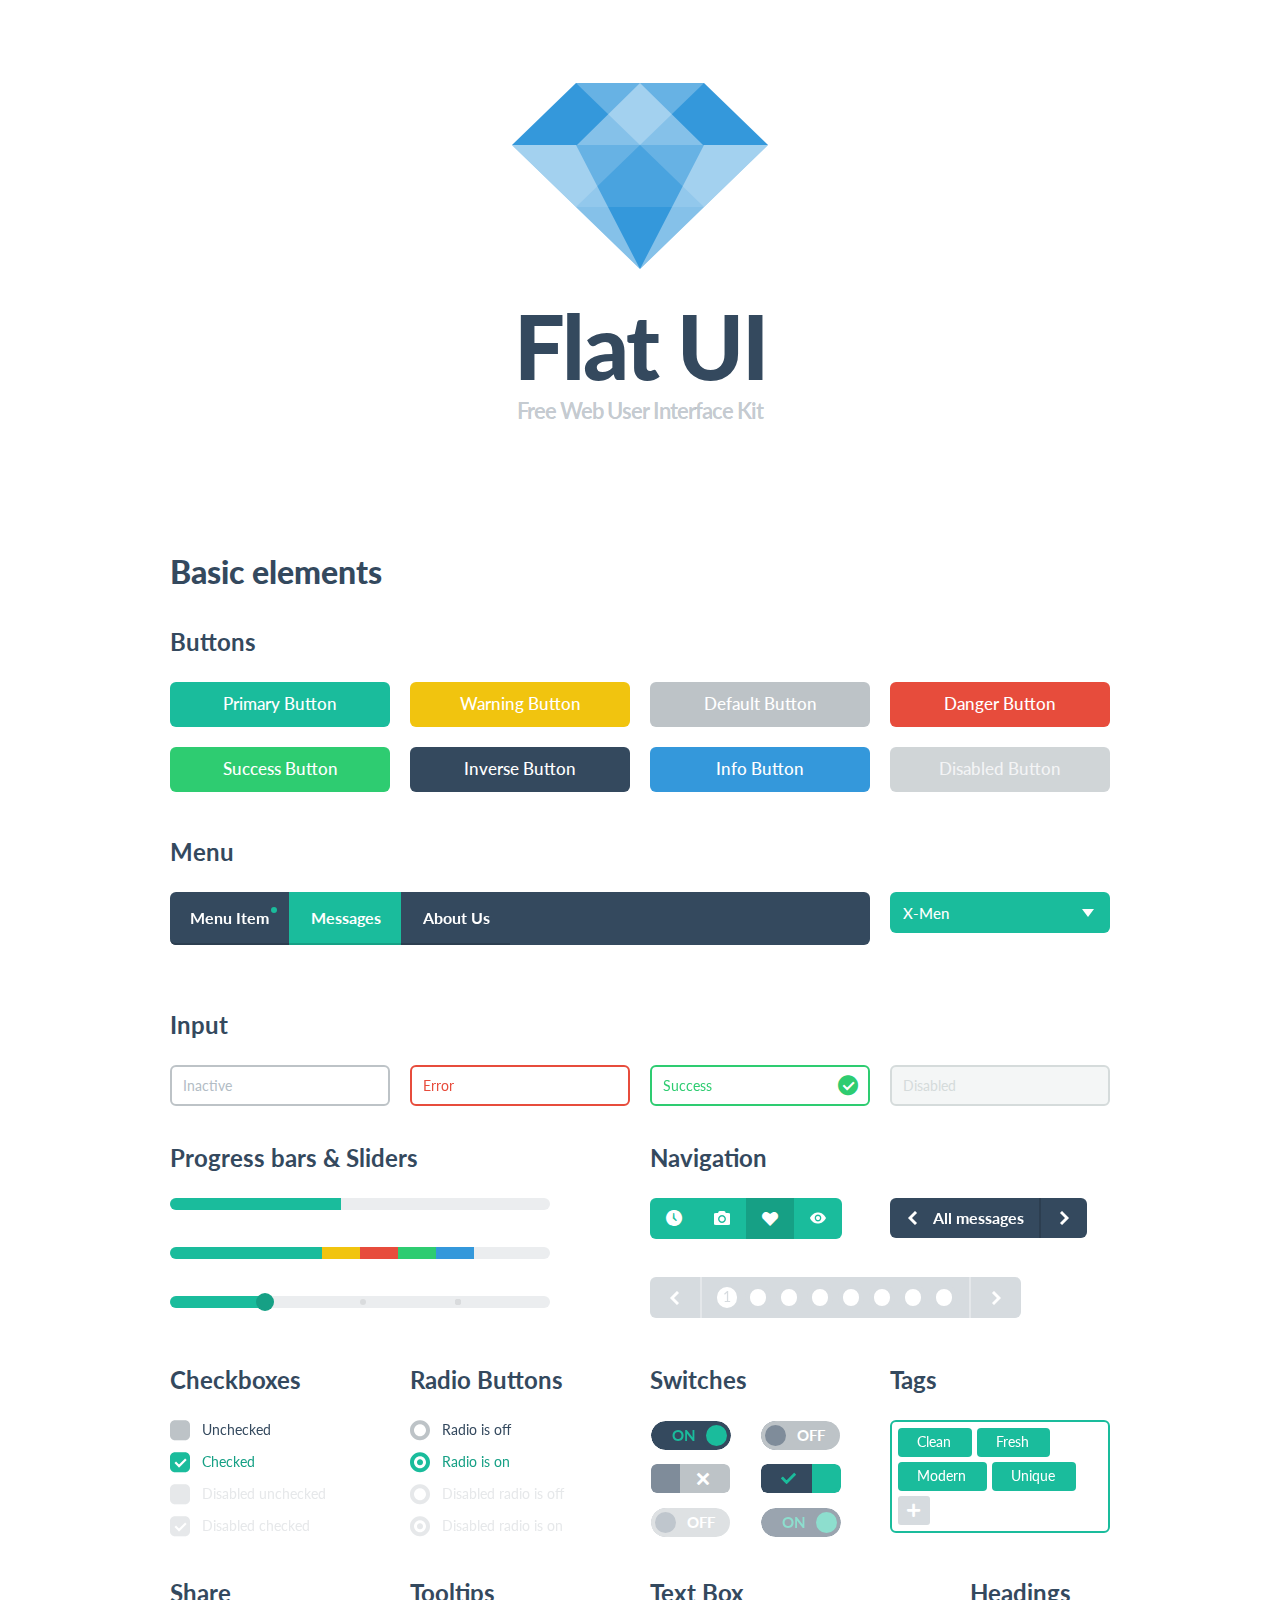
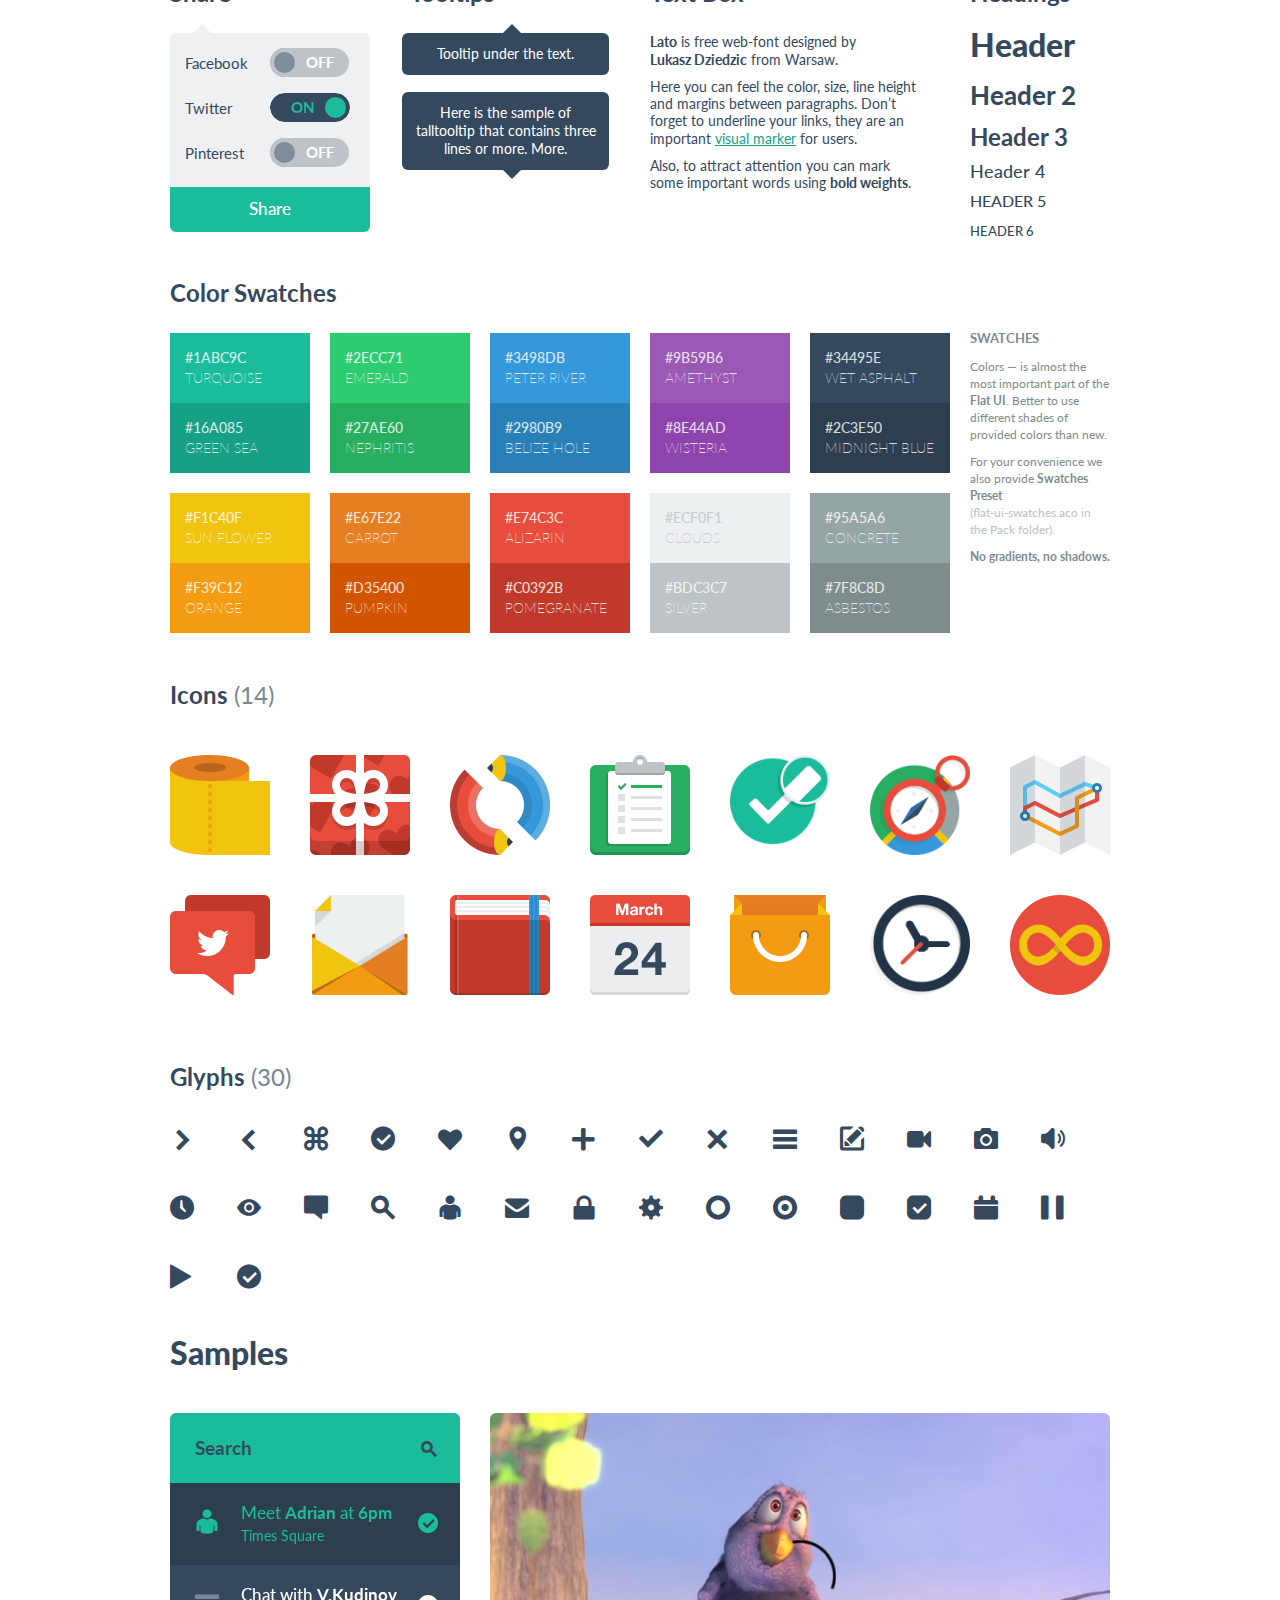
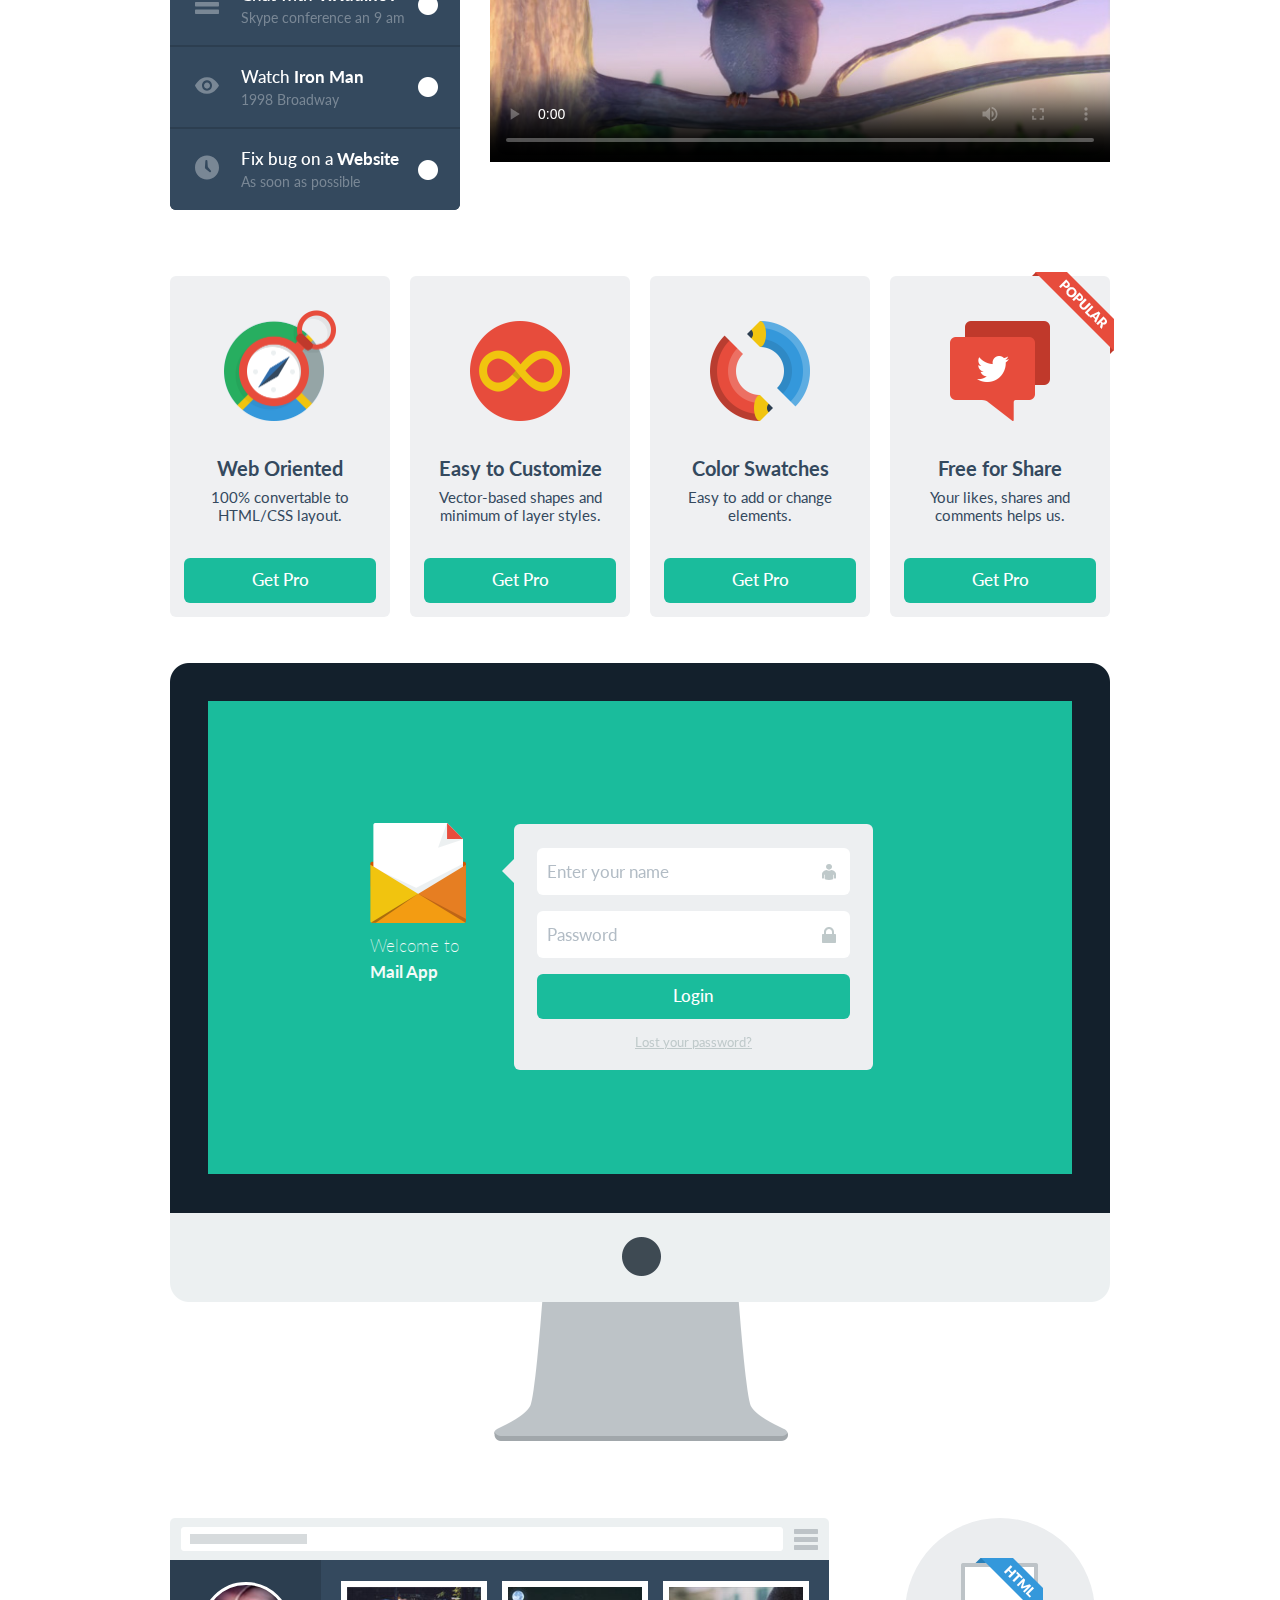
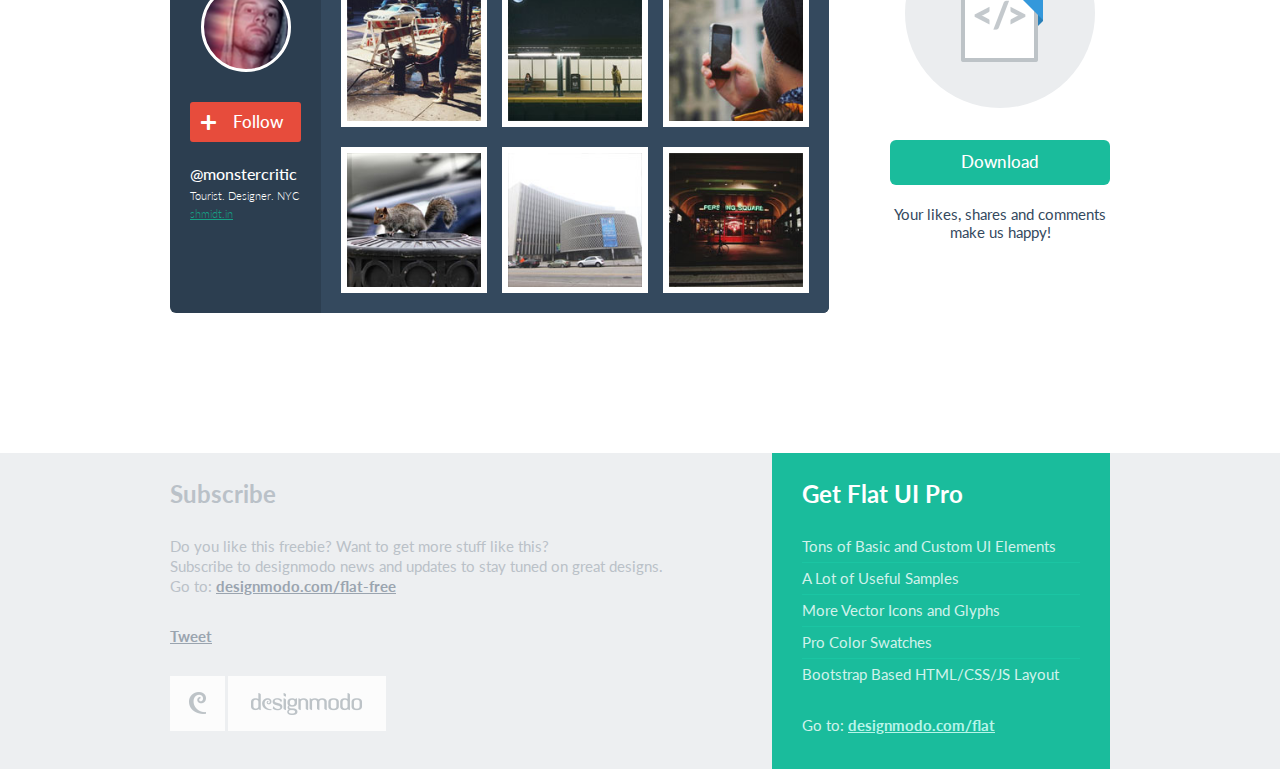
<file: static/external/index.html>
<!DOCTYPE html>
<html lang="en">
  <head>
    <meta charset="utf-8">
    <title>Flat UI Kit - HTML/PSD Design Framework</title>
    <meta name="viewport" content="width=device-width, initial-scale=1.0">

    <!-- Loading Bootstrap -->
    <link href="bootstrap/css/bootstrap.css" rel="stylesheet">

    <!-- Loading Flat UI -->
    <link href="css/flat-ui.css" rel="stylesheet">

    <link rel="shortcut icon" href="images/favicon.ico">

    <!-- HTML5 shim, for IE6-8 support of HTML5 elements. All other JS at the end of file. -->
    <!--[if lt IE 9]>
      <script src="js/html5shiv.js"></script>
    <![endif]-->
  </head>
  <body>
    <div class="container">
      <div class="demo-headline">
        <h1 class="demo-logo">
          <div class="logo"></div>
          Flat UI
          <small>Free Web User Interface Kit</small>
        </h1>
      </div> <!-- /demo-headline -->

      <h1>Basic elements</h1>
      <h3 class="demo-panel-title">Buttons</h3>

      <div class="row demo-row">
        <div class="span3">
          <a href="#fakelink" class="btn btn-large btn-block btn-primary">Primary Button</a>
        </div>
        <div class="span3">
          <a href="#fakelink" class="btn btn-large btn-block btn-warning">Warning Button</a>
        </div>
        <div class="span3">
          <a href="#fakelink" class="btn btn-block btn-large">Default Button</a>
        </div>
        <div class="span3">
          <a href="#fakelink" class="btn btn-large btn-block btn-danger">Danger Button</a>
        </div>
      </div> <!-- /row -->

      <div class="row demo-row">
        <div class="span3">
          <a href="#fakelink" class="btn btn-large btn-block btn-success">Success Button</a>
        </div>
        <div class="span3">
          <a href="#fakelink" class="btn btn-large btn-block btn-inverse">Inverse Button</a>
        </div>
        <div class="span3">
          <a href="#fakelink" class="btn btn-large btn-block btn-info">Info Button</a>
        </div>
        <div class="span3">
          <a href="#fakelink" class="btn btn-large btn-block disabled">Disabled Button</a>
        </div>
      </div> <!-- /row -->

      <h3 class="demo-panel-title">Menu</h3>
      <div class="row demo-row">
        <div class="span9">
          <div class="navbar navbar-inverse">
            <div class="navbar-inner">
              <div class="container">
                <button type="button" class="btn btn-navbar" data-toggle="collapse" data-target="#nav-collapse-01"></button>
                <div class="nav-collapse collapse" id="nav-collapse-01">
                  <ul class="nav">
                    <li>
                      <a href="#fakelink">
                        Menu Item
                        <span class="navbar-unread">1</span>
                      </a>
                    </li>
                    <li class="active">
                      <a href="#fakelink">
                        Messages
                        <span class="navbar-unread">1</span>
                      </a>
                      <ul>
                        <li><a href="#fakelink">Element One</a></li>
                        <li>
                          <a href="#fakelink">Sub menu</a>
                          <ul>
                            <li><a href="#fakelink">Element One</a></li>
                            <li><a href="#fakelink">Element Two</a></li>
                            <li><a href="#fakelink">Element Three</a></li>
                          </ul> <!-- /Sub menu -->
                        </li>
                        <li><a href="#fakelink">Element Three</a></li>
                      </ul> <!-- /Sub menu -->
                    </li>
                    <li>
                      <a href="#fakelink">
                        About Us
                      </a>
                    </li>
                  </ul>
                </div><!--/.nav -->
              </div>
            </div>
          </div>
        </div>
        <div class="span3">
          <select name="herolist" value="X-Men" class="select-block span3">
            <option value="0">Choose hero</option>
            <option value="1">Spider Man</option>
            <option value="2">Wolverine</option>
            <option value="3">Captain America</option>
            <option value="X-Men" selected="selected">X-Men</option>
            <option value="Crocodile">Crocodile</option>
          </select>
        </div>
      </div> <!-- /row -->

      <h3 class="demo-panel-title">Input</h3>
      <div class="row">
        <div class="span3">
          <input type="text" value="" placeholder="Inactive" class="span3" />
        </div>
        <div class="span3">
          <div class="control-group error">
            <input type="text" value="Error" class="span3" />
          </div>
        </div>
        <div class="span3">
          <div class="control-group success">
            <input type="text" value="Success" class="span3" />
            <i class="input-icon fui-check-inverted"></i>
          </div>
        </div>
        <div class="span3">
          <input type="text" value="Disabled" disabled="disabled" class="span3" />
        </div>
      </div> <!-- /row -->

      <div class="row">
        <div class="span5">
          <h3 class="demo-panel-title">Progress bars &amp; Sliders</h3>
          <div class="progress">
            <div class="bar" style="width: 45%;"></div>
          </div>
          <br/>
          <div class="progress">
            <div class="bar" style="width: 40%;"></div>
            <div class="bar bar-warning" style="width: 10%;"></div>
            <div class="bar bar-danger" style="width: 10%;"></div>
            <div class="bar bar-success" style="width: 10%;"></div>
            <div class="bar bar-info" style="width: 10%;"></div>
          </div>
          <br/>
          <div id="slider" class="ui-slider">
            <div class="ui-slider-segment"></div>
            <div class="ui-slider-segment"></div>
            <div class="ui-slider-segment"></div>
          </div>
        </div> <!-- /sliders -->

        <div class="span6 offset1">
          <h3 class="demo-panel-title">Navigation</h3>
          <div class="row demo-navigation">
            <div class="span3">
              <div class="btn-toolbar">
                <div class="btn-group">
                  <a class="btn btn-primary" href="#fakelink"><i class="fui-time"></i></a>
                  <a class="btn btn-primary" href="#fakelink"><i class="fui-photo"></i></a>
                  <a class="btn btn-primary active" href="#fakelink"><i class="fui-heart"></i></a>
                  <a class="btn btn-primary" href="#fakelink"><i class="fui-eye"></i></a>
                </div>
              </div> <!-- /toolbar -->
            </div>
            <div class="span3 demo-pager">
              <ul class="pager">
                <li class="previous">
                  <a href="#fakelink">
                    <i class="fui-arrow-left"></i>
                    <span>All messages</span>
                  </a>
                </li>
                <li class="next">
                  <a href="#fakelink">
                    <i class="fui-arrow-right"></i>
                  </a>
                </li>
              </ul> <!-- /pager -->
            </div>
          </div> <!-- /demo-navigation -->

          <div class="pagination">
            <ul>
              <li class="previous"><a href="#fakelink" class="fui-arrow-left"></a></li>
              <li class="active"><a href="#fakelink">1</a></li>
              <li><a href="#fakelink">2</a></li>
              <li><a href="#fakelink">3</a></li>
              <li><a href="#fakelink">4</a></li>
              <li><a href="#fakelink">5</a></li>
              <li><a href="#fakelink">6</a></li>
              <li><a href="#fakelink">7</a></li>
              <li><a href="#fakelink">8</a></li>
              <li class="next"><a href="#fakelink" class="fui-arrow-right"></a></li>
            </ul>
          </div> <!-- /pagination -->
        </div> <!-- /navigation -->
      </div> <!-- /row -->

      <div class="row">
        <div class="span3">
          <h3 class="demo-panel-title">Checkboxes</h3>
          <label class="checkbox" for="checkbox1">
            <input type="checkbox" value="" id="checkbox1" data-toggle="checkbox">
            Unchecked
          </label>
          <label class="checkbox" for="checkbox2">
            <input type="checkbox" checked="checked" value="" id="checkbox2" data-toggle="checkbox" checked="">
            Checked
          </label>
          <label class="checkbox" for="checkbox3">
            <input type="checkbox" value="" id="checkbox3" data-toggle="checkbox" disabled="">
            Disabled unchecked
          </label>
          <label class="checkbox" for="checkbox4">
            <input type="checkbox" checked="checked" value="" id="checkbox4" data-toggle="checkbox" disabled="" checked="">
            Disabled checked
          </label>
        </div> <!-- /checkboxes span3 -->

        <div class="span3">
          <h3 class="demo-panel-title">Radio Buttons</h3>
          <label class="radio">
            <input type="radio" name="optionsRadios" id="optionsRadios1" value="option1" data-toggle="radio">
            Radio is off
          </label>
          <label class="radio">
            <input type="radio" name="optionsRadios" id="optionsRadios2" value="option1" data-toggle="radio" checked="">
            Radio is on
          </label>

          <label class="radio">
            <input type="radio" name="optionsRadiosDisabled" id="optionsRadios3" value="option2" data-toggle="radio" disabled="">
            Disabled radio is off
          </label>
          <label class="radio">
            <input type="radio" name="optionsRadiosDisabled" id="optionsRadios4" value="option2" data-toggle="radio" checked="" disabled="">
            Disabled radio is on
          </label>
        </div> <!-- /radios span3 -->

        <div class="span3">
          <h3 class="demo-panel-title">Switches</h3>

          <table width="100%">
            <tr>
              <td width="50%" class="pbm">
                <input type="checkbox" checked="" data-toggle="switch" />
              </td>

              <td class="pbm">
                <input type="checkbox" data-toggle="switch" />
              </td>
            </tr>
            <tr>
              <td class="pbm">
                <div class="switch switch-square"
                  data-on-label="<i class='fui-check'></i>"
                  data-off-label="<i class='fui-cross'></i>">
                  <input type="checkbox" />
                </div>
              </td>

              <td class="pbm">
                <div class="switch switch-square"
                  data-on-label="<i class='fui-check'></i>"
                  data-off-label="<i class='fui-cross'></i>">
                  <input type="checkbox" checked="" />
                </div>
              </td>
            </tr>
            <tr>
              <td>
                <input type="checkbox" disabled data-toggle="switch" />
              </td>

              <td>
                <input type="checkbox" checked disabled data-toggle="switch" />
              </td>
            </tr>
          </table>
        </div> <!-- /toggles span3 -->

        <div class="span3">
          <h3 class="demo-panel-title">Tags</h3>
          <input name="tagsinput" id="tagsinput" class="tagsinput" value="Clean,Fresh,Modern,Unique" />
        </div>
      </div> <!-- /row -->

      <div class="row">
        <div class="span3">
          <h3 class="demo-panel-title">Share</h3>
          <div class="share mrl">
            <ul>
              <li>
                <label class="share-label" for="share-toggle2">Facebook</label>
                <input type="checkbox" data-toggle="switch" />
              </li>
              <li>
                <label class="share-label" for="share-toggle4">Twitter</label>
                <input type="checkbox" checked="" data-toggle="switch" />
              </li>
              <li>
                <label class="share-label" for="share-toggle6">Pinterest</label>
                <input type="checkbox" data-toggle="switch" />
              </li>
            </ul>
            <a href="#" class="btn btn-primary btn-block btn-large">Share</a>
          </div> <!-- /share -->
        </div>

        <div class="span3">
          <div class="demo-tooltips">
            <h3 class="demo-panel-title">Tooltips</h3>
            <p align="center" data-toggle="tooltip" data-placement="bottom" title="Tooltip under the text."></p>
            <p align="center" data-toggle="tooltip" title="Here is the sample of talltooltip that contains three lines or more. More."></p>
          </div>
        </div> <!-- /span3 with tooltips -->

        <div class="span4">
          <div class="demo-text-box prl">
            <h3 class="demo-panel-title">Text Box</h3>
            <p><strong>Lato</strong> is free web-font designed by <strong>Lukasz&nbsp;Dziedzic</strong> from Warsaw.</p>
            <p>Here you can feel the color, size, line height and margins between paragraphs. Don’t forget to underline 
              your links, they are an important <a href="#">visual marker</a> for users.</p>
            <p>Also, to attract attention you can mark some&nbsp;important words using <strong>bold weights</strong>.</p>
          </div>
        </div> <!-- /text box -->

        <div class="span2">
          <h3 class="demo-panel-title demo-headings">Headings</h3>
          <h1>Header</h1>
          <h2>Header 2</h2>
          <h3>Header 3</h3>
          <h4>Header 4</h4>
          <h5>Header 5</h5>
          <h6>Header 6</h6>
        </div> <!-- /headings -->
      </div> <!-- /row -->

      <h3 class="demo-panel-title">Color Swatches</h3>
      <div class="row">
        <div class="span10">          
          <div class="row mbl">
            <div class="span2">
              <dl class="palette palette-turquoise">
                <dt>#1abc9c</dt>
                <dd>Turquoise</dd>
              </dl>
              <dl class="palette palette-green-sea">
                <dt>#16a085</dt>
                <dd>Green sea</dd>
              </dl>
            </div>

            <div class="span2">
              <dl class="palette palette-emerald">
                <dt>#2ecc71</dt>
                <dd>Emerald</dd>
              </dl>
              <dl class="palette palette-nephritis">
                <dt>#27ae60</dt>
                <dd>Nephritis</dd>
              </dl>
            </div>

            <div class="span2">
              <dl class="palette palette-peter-river">
                <dt>#3498db</dt>
                <dd>Peter river</dd>
              </dl>
              <dl class="palette palette-belize-hole">
                <dt>#2980b9</dt>
                <dd>Belize hole</dd>
              </dl>
            </div>

            <div class="span2">
              <dl class="palette palette-amethyst">
                <dt>#9b59b6</dt>
                <dd>Amethyst</dd>
              </dl>
              <dl class="palette palette-wisteria">
                <dt>#8e44ad</dt>
                <dd>Wisteria</dd>
              </dl>
            </div>

            <div class="span2">
              <dl class="palette palette-wet-asphalt">
                <dt>#34495e</dt>
                <dd>Wet asphalt</dd>
              </dl>
              <dl class="palette palette-midnight-blue">
                <dt>#2c3e50</dt>
                <dd>Midnight blue</dd>
              </dl>
            </div>
          </div> <!-- /color swatches -->

          <div class="row mbl">
            <div class="span2">
              <dl class="palette palette-sun-flower">
                <dt>#f1c40f</dt>
                <dd>Sun flower</dd>
              </dl>
              <dl class="palette palette-orange">
                <dt>#f39c12</dt>
                <dd>Orange</dd>
              </dl>
            </div>

            <div class="span2">
              <dl class="palette palette-carrot">
                <dt>#e67e22</dt>
                <dd>Carrot</dd>
              </dl>
              <dl class="palette palette-pumpkin">
                <dt>#d35400</dt>
                <dd>Pumpkin</dd>
              </dl>
            </div>

            <div class="span2">
              <dl class="palette palette-alizarin">
                <dt>#e74c3c</dt>
                <dd>Alizarin</dd>
              </dl>
              <dl class="palette palette-pomegranate">
                <dt>#c0392b</dt>
                <dd>Pomegranate</dd>
              </dl>
            </div>

            <div class="span2">
              <dl class="palette palette-clouds">
                <dt>#ecf0f1</dt>
                <dd>Clouds</dd>
              </dl>
              <dl class="palette palette-silver">
                <dt>#bdc3c7</dt>
                <dd>Silver</dd>
              </dl>
            </div>

            <div class="span2">
              <dl class="palette palette-concrete">
                <dt>#95a5a6</dt>
                <dd>Concrete</dd>
              </dl>
              <dl class="palette palette-asbestos">
                <dt>#7f8c8d</dt>
                <dd>Asbestos</dd>
              </dl>
            </div>
          </div> <!-- /color swatches -->
        </div>

        <div class="span2">
          <h6 class="palette-headline">SWATCHES</h6>
          <p class="palette-paragraph">
            Colors &mdash; is almost the most important part of the <strong>Flat UI</strong>. Better to use different shades of provided colors than new.
          </p>
          <p class="palette-paragraph">
            For your convenience we also provide <strong>Swatches Preset</strong> <span>(flat&#8209;ui&#8209;swatches.aco in the Pack folder).</span>
          </p>
          <p class="palette-paragraph">
            <strong>No gradients, no shadows.</strong>
          </p>
        </div> <!-- /swatches desc -->
      </div> <!-- /swatches row -->

      <h3 class="demo-panel-title">Icons <small>(14)</small></h3>
      <div class="demo-illustrations">
        <div class="demo-content">
          <div><img src="images/icons/Toilet-Paper@2x.png" alt="Toilet-Paper"></div>          
          <div><img src="images/icons/Gift-Box@2x.png" alt="Gift-Box"></div>
          <div><img src="images/icons/Pensils@2x.png" alt="Pensils"></div>
          <div><img src="images/icons/Clipboard@2x.png" alt="Clipboard"></div>
          <div><img src="images/icons/Retina-Ready@2x.png" alt="Retina-Ready"></div>
          <div><img src="images/icons/Compas@2x.png" alt="Compas"></div>
          <div><img src="images/icons/Map@2x.png" alt="Map"></div>
          <div><img src="images/icons/Chat@2x.png" alt="Chat"></div>
          <div><img src="images/icons/Mail@2x.png" alt="Mail"></div>
          <div><img src="images/icons/Book@2x.png" alt="Book"></div>
          <div><img src="images/icons/Calendar@2x.png" alt="Calendar"></div>
          <div><img src="images/icons/Pocket@2x.png" alt="Pocket"></div>
          <div><img src="images/icons/Watches@2x.png" alt="Watches"></div>
          <div><img src="images/icons/Infinity-Loop@2x.png" alt="Infinity-Loop"></div>
        </div>
      </div>


      <h3 class="demo-panel-title">Glyphs <small>(30)</small></h3>
      <div class="demo-icons">        
        <div class="demo-content">
          <span class="fui-arrow-right"></span>
          <span class="fui-arrow-left"></span>
          <span class="fui-cmd"></span>
          <span class="fui-check-inverted"></span>
          <span class="fui-heart"></span>
          <span class="fui-location"></span>
          <span class="fui-plus"></span>
          <span class="fui-check"></span>
          <span class="fui-cross"></span>
          <span class="fui-list"></span>
          <span class="fui-new"></span>
          <span class="fui-video"></span>
          <span class="fui-photo"></span>
          <span class="fui-volume"></span>
          <span class="fui-time"></span>
          <span class="fui-eye"></span>
          <span class="fui-chat"></span>
          <span class="fui-search"></span>
          <span class="fui-user"></span>
          <span class="fui-mail"></span>
          <span class="fui-lock"></span>
          <span class="fui-gear"></span>
          <span class="fui-radio-unchecked"></span>
          <span class="fui-radio-checked"></span>
          <span class="fui-checkbox-unchecked"></span>
          <span class="fui-checkbox-checked"></span>
          <span class="fui-calendar-solid"></span>
          <span class="fui-pause"></span>
          <span class="fui-play"></span>
          <span class="fui-check-inverted-2"></span>
        </div>
      </div> <!-- /icon font row -->

      <h1 class="mbl pbl">Samples</h1>
      <div class="row demo-samples">
        <div class="span4">
          <div class="todo mrm">
            <div class="todo-search">
              <input class="todo-search-field" type="search" value="" placeholder="Search" />
            </div>
            <ul>
              <li class="todo-done">
                <div class="todo-icon fui-user"></div>
                <div class="todo-content">
                  <h4 class="todo-name">
                    Meet <strong>Adrian</strong> at <strong>6pm</strong>
                  </h4>
                  Times Square
                </div>
              </li>

              <li>
                <div class="todo-icon fui-list"></div>
                <div class="todo-content">
                  <h4 class="todo-name">
                    Chat with <strong>V.Kudinov</strong>
                  </h4>
                  Skype conference an 9 am
                </div>
              </li>

              <li>
                <div class="todo-icon fui-eye"></div>
                <div class="todo-content">
                  <h4 class="todo-name">
                    Watch <strong>Iron Man</strong>
                  </h4>
                  1998 Broadway
                </div>
              </li>

              <li>
                <div class="todo-icon fui-time"></div>
                <div class="todo-content">
                  <h4 class="todo-name">
                    Fix bug on a <strong>Website</strong>
                  </h4>
                  As soon as possible
                </div>
              </li>
            </ul>
          </div>
        </div> <!-- /todo list -->

        <div class="span8 demo-video">
          <!--[if !IE]> -->
            <video class="video-js" controls
              preload="auto" width="620" height="349" poster="images/video/poster.jpg" data-setup="{}">
              <source src="http://iurevych.github.com/Flat-UI-videos/big_buck_bunny.mp4" type="video/mp4">
              <source src="http://iurevych.github.com/Flat-UI-videos/big_buck_bunny.webm" type="video/webm">
            </video>
          <!-- <![endif]-->

          <!--[if IE]>
            <video class="video-js" controls
              preload="auto" width="620" height="256" poster="http://video-js.zencoder.com/oceans-clip.jpg" data-setup="{}">
              <source src="http://video-js.zencoder.com/oceans-clip.mp4" type='video/mp4'/>
              <source src="http://video-js.zencoder.com/oceans-clip.webm" type='video/webm'/>
            </video>
          <![endif]-->
        </div> <!-- /video -->
      </div>

      <div class="row demo-tiles">
        <div class="span3">
          <div class="tile">
            <img src="images/icons/Compas@2x.png" alt="Compas@2x" class="tile-image big-illustration">
            <h3 class="tile-title">Web Oriented</h3>
            <p>100% convertable to HTML/CSS layout.</p>
            <a class="btn btn-primary btn-large btn-block" href="http://designmodo.com/flat">Get Pro</a>
          </div>
        </div>

        <div class="span3">
          <div class="tile">
            <img src="images/icons/Infinity-Loop@2x.png" alt="Infinity-Loop@2x" class="tile-image">
            <h3 class="tile-title">Easy to Customize</h3>
            <p>Vector-based shapes and minimum of layer styles.</p>
            <a class="btn btn-primary btn-large btn-block" href="http://designmodo.com/flat">Get Pro</a>
          </div>
        </div>

        <div class="span3">
          <div class="tile">
            <img src="images/icons/Pensils@2x.png" alt="Pensils@2x" class="tile-image">
            <h3 class="tile-title">Color Swatches</h3>
            <p>Easy to add or change elements. </p>
            <a class="btn btn-primary btn-large btn-block" href="http://designmodo.com/flat">Get Pro</a>
          </div>
        </div>

        <div class="span3">
          <div class="tile tile-hot">
            <img src="images/icons/Chat@2x.png" alt="Chat@2x" class="tile-image">
            <h3 class="tile-title">Free for Share</h3>
            <p>Your likes, shares and comments helps us.</p>
            <a class="btn btn-primary btn-large btn-block" href="http://designmodo.com/flat">Get Pro</a>
          </div>

        </div>
      </div> <!-- /tiles -->

      <div class="login">
        <div class="login-screen">
          <div class="login-icon">
            <img src="images/login/icon.png" alt="Welcome to Mail App" />
            <h4>Welcome to <small>Mail App</small></h4>
          </div>

          <div class="login-form">
            <div class="control-group">
              <input type="text" class="login-field" value="" placeholder="Enter your name" id="login-name" />
              <label class="login-field-icon fui-user" for="login-name"></label>
            </div>

            <div class="control-group">
              <input type="password" class="login-field" value="" placeholder="Password" id="login-pass" />
              <label class="login-field-icon fui-lock" for="login-pass"></label>
            </div>

            <a class="btn btn-primary btn-large btn-block" href="#">Login</a>
            <a class="login-link" href="#">Lost your password?</a>
          </div>
        </div>
      </div>

      <div class="row">
        <div class="span9">
          <div class="demo-browser">
            <div class="demo-browser-side">
              <div class="demo-browser-author"></div>
              <div class="demo-browser-action">
                <a class="btn btn-danger btn-large btn-block" href="http://twitter.com/monstercritic" target="_blank">
                  Follow
                </a>
              </div>
              <h5>@monstercritic</h5>
              <h6>
                Tourist. Designer. NYC
                <a href="http://shmidt.in" target="_blank">shmidt.in</a>
              </h6>
            </div>
            <div class="demo-browser-content">
              <img src="images/demo/browser-pic-1.jpg" alt="" />
              <img src="images/demo/browser-pic-2.jpg" alt="" />
              <img src="images/demo/browser-pic-3.jpg" alt="" />
              <img src="images/demo/browser-pic-4.jpg" alt="" />
              <img src="images/demo/browser-pic-5.jpg" alt="" />
              <img src="images/demo/browser-pic-6.jpg" alt="" />
            </div>
          </div>
        </div>

        <div class="span3">
          <div class="demo-download">
            <img src="images/demo/html-icon.png" src="Free PSD" />
          </div>

          <a href="https://github.com/designmodo/Flat-UI/archive/master.zip" class="btn btn-primary btn-large btn-block">Download</a>

          <p class="demo-download-text">Your likes, shares and comments make us happy!</p>
        </div>
      </div> <!-- /download area -->

    </div> <!-- /container -->

    <footer>
      <div class="container">
        <div class="row">
          <div class="span7">
            <h3 class="footer-title">Subscribe</h3>
            <p>Do you like this freebie? Want to get more stuff like this?<br/>
              Subscribe to designmodo news and updates to stay tuned on great designs.<br/>
              Go to: <a href="http://designmodo.com/flat-free" target="_blank">designmodo.com/flat-free</a>
            </p>

            <p class="pvl">
              <a href="https://twitter.com/share" class="twitter-share-button" data-url="http://designmodo.com/flat-free/" data-text="Flat UI Free - PSD&amp;HTML User Interface Kit" data-via="designmodo" data-size="large">Tweet</a>
              <script>!function(d,s,id){var js,fjs=d.getElementsByTagName(s)[0];if(!d.getElementById(id)){js=d.createElement(s);js.id=id;js.src="//platform.twitter.com/widgets.js";fjs.parentNode.insertBefore(js,fjs);}}(document,"script","twitter-wjs");</script>
            </p>

            <a class="footer-brand" href="http://designmodo.com" target="_blank">
              <img src="images/footer/logo.png" alt="Designmodo.com" />
            </a>
          </div> <!-- /span8 -->

          <div class="span5">
            <div class="footer-banner">
              <h3 class="footer-title">Get Flat UI Pro</h3>
              <ul>
                <li>Tons of Basic and Custom UI Elements</li>
                <li>A Lot of Useful Samples</li>
                <li>More Vector Icons and Glyphs</li>
                <li>Pro Color Swatches</li>
                <li>Bootstrap Based HTML/CSS/JS Layout</li>
              </ul>
              Go to: <a href="http://designmodo.com/flat" target="_blank">designmodo.com/flat</a>
            </div>
          </div>
        </div>
      </div>
    </footer>
    
    <!-- Load JS here for greater good =============================-->
    <script src="js/jquery-1.8.3.min.js"></script>
    <script src="js/jquery-ui-1.10.3.custom.min.js"></script>
    <script src="js/jquery.ui.touch-punch.min.js"></script>
    <script src="js/bootstrap.min.js"></script>
    <script src="js/bootstrap-select.js"></script>
    <script src="js/bootstrap-switch.js"></script>
    <script src="js/flatui-checkbox.js"></script>
    <script src="js/flatui-radio.js"></script>
    <script src="js/jquery.tagsinput.js"></script>
    <script src="js/jquery.placeholder.js"></script>
    <script src="js/jquery.stacktable.js"></script>
    <script src="http://vjs.zencdn.net/c/video.js"></script>
    <script src="js/application.js"></script>
  </body>
</html>
</file>
<file: static/external/css/flat-ui.css>
@import url("https://fonts.googleapis.com/css?family=Lato:400,700,700italic,900,400italic,300");
@font-face {
  font-family: 'Flat-UI-Icons';
  src: url('../fonts/Flat-UI-Icons.eot');
  src: url('../fonts/Flat-UI-Icons.eot?#iefix') format('embedded-opentype'), url('../fonts/Flat-UI-Icons.woff') format('woff'), url('../fonts/Flat-UI-Icons.ttf') format('truetype'), url('../fonts/Flat-UI-Icons.svg#Flat-UI-Icons') format('svg');
  font-weight: normal;
  font-style: normal;
}
/* Use the following CSS code if you want to use data attributes for inserting your icons */
[data-icon]:before {
  font-family: 'Flat-UI-Icons';
  content: attr(data-icon);
  speak: none;
  font-weight: normal;
  font-variant: normal;
  text-transform: none;
  -webkit-font-smoothing: antialiased;
}
/* Use the following CSS code if you want to have a class per icon */
/*
Instead of a list of all class selectors,
you can use the generic selector below, but it's slower:
[class*="fui-"] {
*/
.fui-arrow-right,
.fui-arrow-left,
.fui-cmd,
.fui-check-inverted,
.fui-heart,
.fui-location,
.fui-plus,
.fui-check,
.fui-cross,
.fui-list,
.fui-new,
.fui-video,
.fui-photo,
.fui-volume,
.fui-time,
.fui-eye,
.fui-chat,
.fui-search,
.fui-user,
.fui-mail,
.fui-lock,
.fui-gear,
.fui-radio-unchecked,
.fui-radio-checked,
.fui-checkbox-unchecked,
.fui-checkbox-checked,
.fui-calendar-solid,
.fui-pause,
.fui-play,
.fui-check-inverted-2 {
  display: inline-block;
  font-family: 'Flat-UI-Icons';
  speak: none;
  font-style: normal;
  font-weight: normal;
  font-variant: normal;
  text-transform: none;
  -webkit-font-smoothing: antialiased;
}
.fui-arrow-right:before {
  content: "\e02c";
}
.fui-arrow-left:before {
  content: "\e02d";
}
.fui-cmd:before {
  content: "\e02f";
}
.fui-check-inverted:before {
  content: "\e006";
}
.fui-heart:before {
  content: "\e007";
}
.fui-location:before {
  content: "\e008";
}
.fui-plus:before {
  content: "\e009";
}
.fui-check:before {
  content: "\e00a";
}
.fui-cross:before {
  content: "\e00b";
}
.fui-list:before {
  content: "\e00c";
}
.fui-new:before {
  content: "\e00d";
}
.fui-video:before {
  content: "\e00e";
}
.fui-photo:before {
  content: "\e00f";
}
.fui-volume:before {
  content: "\e010";
}
.fui-time:before {
  content: "\e011";
}
.fui-eye:before {
  content: "\e012";
}
.fui-chat:before {
  content: "\e013";
}
.fui-search:before {
  content: "\e01c";
}
.fui-user:before {
  content: "\e01d";
}
.fui-mail:before {
  content: "\e01e";
}
.fui-lock:before {
  content: "\e01f";
}
.fui-gear:before {
  content: "\e024";
}
.fui-radio-unchecked:before {
  content: "\e02b";
}
.fui-radio-checked:before {
  content: "\e032";
}
.fui-checkbox-unchecked:before {
  content: "\e033";
}
.fui-checkbox-checked:before {
  content: "\e034";
}
.fui-calendar-solid:before {
  content: "\e022";
}
.fui-pause:before {
  content: "\e03b";
}
.fui-play:before {
  content: "\e03c";
}
.fui-check-inverted-2:before {
  content: "\e000";
}
/* 62px */
/* 52px */
/* 40px */
/* 29px */
/* 28px */
/* 24px */
.inline-block {
  display: inline-block;
  zoom: 1;
  *display: inline;
}
.clearfix {
  *zoom: 1;
}
.clearfix:before,
.clearfix:after {
  display: table;
  content: "";
}
.clearfix:after {
  clear: both;
}
.drop-ie-gradient {
  filter: unquote("progid:DXImageTransform.Microsoft.gradient(enabled = false)");
}
.dropdown-arrow-inverse {
  border-bottom-color: #34495e !important;
  border-top-color: #34495e !important;
}
.demo-headline {
  padding: 73px 0 110px;
  text-align: center;
}
.demo-logo {
  font-size: 90px;
  font-weight: 900;
  letter-spacing: -2px;
  line-height: 100px;
}
.demo-logo .logo {
  background: url(../images/demo/logo-mask.png) center 0 no-repeat;
  background-size: 256px 186px;
  height: 186px;
  margin: 0 auto 26px;
  overflow: hidden;
  text-indent: -9999em;
  width: 256px;
}
.demo-logo small {
  color: rgba(52, 73, 94, 0.30000000000000004);
  display: block;
  font-size: 22px;
  font-weight: 700;
  letter-spacing: -1px;
  padding-top: 5px;
}
.demo-row {
  margin-bottom: 20px;
}
.demo-panel-title {
  margin-bottom: 20px;
  padding-top: 20px;
}
.demo-panel-title small {
  color: #798795;
  font-size: inherit;
  font-weight: 400;
}
.demo-navigation {
  margin-bottom: -4px;
  margin-top: -10px;
}
.demo-pager {
  margin-top: -10px;
}
.demo-tooltips {
  height: 126px;
}
.demo-tooltips .tooltip {
  left: -8px !important;
  position: relative !important;
  top: -8px !important;
}
.demo-headings {
  margin-bottom: 12px;
}
.demo-tiles {
  margin-bottom: 46px;
}
.demo-icons {
  font-size: 32px;
  margin-left: -20px;
  padding-left: 20px;
}
.demo-icons .demo-content {
  margin: 0 0 0 -35px;
}
.demo-icons .demo-content > span {
  display: inline-block;
  margin: 0 0 32px 35px;
  width: 24px;
  font-size: 24px;
}
.demo-icons-tooltip {
  bottom: 0;
  color: #c2c8cf;
  font-size: 12px;
  left: 100%;
  margin-left: 0 !important;
  position: absolute;
  width: 80px;
}
.demo-illustrations .demo-content {
  margin: 0 0 0 -40px;
  padding-top: 20px;
  *zoom: 1;
}
.demo-illustrations .demo-content:before,
.demo-illustrations .demo-content:after {
  display: table;
  content: "";
}
.demo-illustrations .demo-content:after {
  clear: both;
}
.demo-illustrations .demo-content > div {
  float: left;
  width: 100px;
  height: 100px;
  margin: 0 0 40px 40px;
  text-align: center;
}
.demo-illustrations img {
  display: inline-block;
  max-height: 100px;
  max-width: 100px;
  vertical-align: baseline;
}
.demo-samples {
  margin-bottom: 46px;
}
.demo-video {
  padding-top: 95px;
  -webkit-border-radius: 6px;
  -moz-border-radius: 6px;
  border-radius: 6px;
}
.demo-download-section {
  float: none;
  margin: 0 auto;
  padding: 60px 0 90px 20px;
  text-align: center;
}
.demo-download-section [class*='fui-'] {
  margin: 3px 0 -3px;
}
.demo-download {
  background-color: #ebedef;
  height: 120px;
  margin: 0 auto 32px;
  padding: 40px 28px 30px 32px;
  text-align: center;
  width: 130px;
  -webkit-border-radius: 50%;
  -moz-border-radius: 50%;
  border-radius: 50%;
}
.demo-download img {
  height: 104px;
  width: 82px;
}
.demo-download-text {
  font-size: 15px;
  padding: 20px 0;
  text-align: center;
}
.demo-text-box a:hover {
  color: #1abc9c;
}
.demo-browser {
  background: #2c3e50 url(../images/demo/browser.png) 0 0 no-repeat;
  background-size: 659px 42px;
  color: #ffffff;
  margin: 0 41px 140px 0;
  padding-top: 42px;
  -webkit-border-radius: 0 0 6px 6px;
  -moz-border-radius: 0 0 6px 6px;
  border-radius: 0 0 6px 6px;
}
.demo-browser-side {
  float: left;
  padding: 22px 20px;
  width: 111px;
}
.demo-browser-side > h5 {
  margin-bottom: 3px;
  text-transform: none;
}
.demo-browser-side > h6 {
  font-size: 11px;
  font-weight: 300;
  line-height: 18px;
  margin-top: 3px;
  text-transform: none;
}
.demo-browser-author {
  background: url(../images/demo/browser-author.jpg) center center no-repeat;
  border: 3px solid #ffffff;
  display: block;
  height: 84px;
  margin: 0 auto;
  width: 84px;
  -webkit-border-radius: 50%;
  -moz-border-radius: 50%;
  border-radius: 50%;
}
.demo-browser-action {
  padding: 30px 0 12px;
}
.demo-browser-action > .btn {
  padding: 9px 0 10px 11px !important;
  text-align: left;
  -webkit-border-radius: 3px;
  -moz-border-radius: 3px;
  border-radius: 3px;
}
.demo-browser-action > .btn:before {
  color: #ffffff;
  content: '\e009';
  font-size: 16px;
  font-family: 'Flat-UI-Icons';
  font-weight: 300;
  margin-right: 12px;
  position: relative;
  top: 1px;
  -webkit-font-smoothing: antialiased;
}
.demo-browser-content {
  background-color: #34495e;
  overflow: hidden;
  padding: 21px 0 0 20px;
  -webkit-border-radius: 0 0 6px;
  -moz-border-radius: 0 0 6px;
  border-radius: 0 0 6px;
}
.demo-browser-content > img {
  border: 6px solid #ffffff;
  float: left;
  margin: 0 15px 20px 0;
  width: 134px;
}
@media only screen and (-webkit-min-device-pixel-ratio: 2), only screen and (-webkit-min-device-pixel-ratio: 1.5), only screen and (-moz-min-device-pixel-ratio: 2), only screen and (-o-min-device-pixel-ratio: 3/2), only screen and (-o-min-device-pixel-ratio: 2/1), only screen and (min--moz-device-pixel-ratio: 1.5), only screen and (min-device-pixel-ratio: 1.5), only screen and (min-device-pixel-ratio: 2) {
  .logo {
    background-image: url(../images/demo/logo-mask-2x.png);
  }
  .demo-browser {
    background-image: url(../images/demo/browser-2x.png);
  }
}
body {
  color: #34495e;
  font-family: "Lato", sans-serif;
  font-size: 14px;
  line-height: 1.231;
}
input,
button,
select,
textarea {
  font-family: "Lato", sans-serif;
  font-size: 14px;
}
a {
  color: #16a085;
  text-decoration: underline;
  -webkit-transition: 0.25s;
  -moz-transition: 0.25s;
  -o-transition: 0.25s;
  transition: 0.25s;
  -webkit-backface-visibility: hidden;
}
a:hover {
  color: #1abc9c;
  text-decoration: none;
}
h1 {
  font-size: 32px;
  font-weight: 900;
}
h2 {
  font-size: 26px;
  font-weight: 700;
  margin-bottom: 2px;
}
h3 {
  font-size: 24px;
  font-weight: 700;
  margin-bottom: 4px;
  margin-top: 2px;
}
h4 {
  font-size: 18px;
  font-weight: 500;
  margin-top: 4px;
}
h5 {
  font-size: 16px;
  font-weight: 500;
  text-transform: uppercase;
}
h6 {
  font-size: 13px;
  font-weight: 500;
  text-transform: uppercase;
}
.btn,
.btn-group > .btn,
.btn-group > .dropdown-menu,
.btn-group > .popover {
  font-size: 14.994px;
  /* 15px */

  font-weight: 500;
}
.btn {
  border: none;
  background: #bdc3c7;
  color: #ffffff;
  padding: 9px 12px 10px;
  line-height: 22px;
  text-decoration: none;
  text-shadow: none;
  -webkit-border-radius: 6px;
  -moz-border-radius: 6px;
  border-radius: 6px;
  -webkit-box-shadow: none;
  -moz-box-shadow: none;
  box-shadow: none;
  -webkit-transition: 0.25s;
  -moz-transition: 0.25s;
  -o-transition: 0.25s;
  transition: 0.25s;
  -webkit-backface-visibility: hidden;
}
.btn:hover,
.btn:focus,
.btn-group:focus .btn.dropdown-toggle {
  background-color: #cacfd2;
  color: #ffffff;
  outline: none;
  -webkit-transition: 0.25s;
  -moz-transition: 0.25s;
  -o-transition: 0.25s;
  transition: 0.25s;
  -webkit-backface-visibility: hidden;
}
.btn:active,
.btn-group.open .btn.dropdown-toggle,
.btn.active {
  background-color: #a1a6a9;
  color: rgba(255, 255, 255, 0.75);
  -webkit-box-shadow: none;
  -moz-box-shadow: none;
  box-shadow: none;
}
.btn.disabled,
.btn[disabled] {
  background-color: #bdc3c7;
  color: rgba(255, 255, 255, 0.75);
  -webkit-box-shadow: none;
  -moz-box-shadow: none;
  box-shadow: none;
  opacity: 0.7;
  filter: alpha(opacity=70);
}
.btn.btn-large {
  font-size: 16.996px;
  /* 17px */

  line-height: 20px;
  padding: 12px 18px 13px;
}
.btn.btn-large > [class^="fui-"] {
  top: 0;
}
.btn.btn-large > [class^="fui-"].pull-right {
  margin-right: -2px;
}
.btn.btn-primary {
  background-color: #1abc9c;
}
.btn.btn-primary:hover,
.btn.btn-primary:focus,
.btn-group:focus .btn.btn-primary.dropdown-toggle {
  background-color: #48c9b0;
}
.btn.btn-primary:active,
.btn-group.open .btn.btn-primary.dropdown-toggle,
.btn.btn-primary.active {
  background-color: #16a085;
}
.btn.btn-info {
  background-color: #3498db;
}
.btn.btn-info:hover,
.btn.btn-info:focus,
.btn-group:focus .btn.btn-info.dropdown-toggle {
  background-color: #5dade2;
}
.btn.btn-info:active,
.btn-group.open .btn.btn-info.dropdown-toggle,
.btn.btn-info.active {
  background-color: #2c81ba;
}
.btn.btn-danger {
  background-color: #e74c3c;
}
.btn.btn-danger:hover,
.btn.btn-danger:focus,
.btn-group:focus .btn.btn-danger.dropdown-toggle {
  background-color: #ec7063;
}
.btn.btn-danger:active,
.btn-group.open .btn.btn-danger.dropdown-toggle,
.btn.btn-danger.active {
  background-color: #c44133;
}
.btn.btn-success {
  background-color: #2ecc71;
}
.btn.btn-success:hover,
.btn.btn-success:focus,
.btn-group:focus .btn.btn-success.dropdown-toggle {
  background-color: #58d68d;
}
.btn.btn-success:active,
.btn-group.open .btn.btn-success.dropdown-toggle,
.btn.btn-success.active {
  background-color: #27ad60;
}
.btn.btn-warning {
  background-color: #f1c40f;
}
.btn.btn-warning:hover,
.btn.btn-warning:focus,
.btn-group:focus .btn.btn-warning.dropdown-toggle {
  background-color: #f5d313;
}
.btn.btn-warning:active,
.btn-group.open .btn.btn-warning.dropdown-toggle,
.btn.btn-warning.active {
  background-color: #cda70d;
}
.btn.btn-inverse {
  background-color: #34495e;
}
.btn.btn-inverse:hover,
.btn.btn-inverse:focus,
.btn-group:focus .btn.btn-inverse.dropdown-toggle {
  background-color: #415b76;
}
.btn.btn-inverse:active,
.btn-group.open .btn.btn-inverse.dropdown-toggle,
.btn.btn-inverse.active {
  background-color: #2c3e50;
}
.btn > [class^="fui-"] {
  margin: 0 4px;
  position: relative;
  top: 1px;
  vertical-align: top;
  display: inline-block;
  zoom: 1;
  *display: inline;
}
.btn > [class^="fui-"].pull-right {
  margin-right: 0px;
}
.btn-toolbar .btn.active {
  color: #ffffff;
}
.btn-toolbar .btn:first-child {
  -webkit-border-radius: 6px 0 0 6px;
  -moz-border-radius: 6px 0 0 6px;
  border-radius: 6px 0 0 6px;
}
.btn-toolbar .btn:last-child {
  -webkit-border-radius: 0 6px 6px 0;
  -moz-border-radius: 0 6px 6px 0;
  border-radius: 0 6px 6px 0;
}
.btn-toolbar .btn > [class^="fui-"] {
  font-size: 16px;
  top: 0;
}
.btn-tip {
  font-weight: 300;
  padding-left: 10px;
}
.btn-group > .btn {
  border-radius: 0;
  text-align: center;
}
.btn-group > .btn:active + .btn,
.btn-group > .btn.active + .btn {
  border-left-color: transparent;
}
.btn-group > .btn:first-of-type {
  border-top-left-radius: 6px;
  border-bottom-left-radius: 6px;
}
.btn-group > .btn:last-of-type {
  border-top-right-radius: 6px;
  border-bottom-right-radius: 6px;
}
.btn-group > .btn + .btn {
  margin-left: 0;
}
.btn-group > .btn + .dropdown-toggle {
  border-left: 2px solid rgba(52, 73, 94, 0.15);
  padding-left: 13px;
  padding-right: 13px;
  -webkit-box-shadow: none;
  -moz-box-shadow: none;
  box-shadow: none;
}
.btn-group > .btn + .dropdown-toggle .caret {
  margin-left: 3px;
  margin-right: 3px;
}
.btn-group > .btn.btn-huge + .dropdown-toggle .caret {
  margin-left: 7px;
  margin-right: 7px;
}
.btn-group > .btn.btn-small + .dropdown-toggle .caret {
  margin-left: 0;
  margin-right: 0;
}
.caret {
  border-left-width: 6px;
  border-right-width: 6px;
  border-top-width: 8px;
  border-bottom-color: #34495e;
  border-style: solid;
  border-bottom-style: none;
  border-top-color: #34495e;
  -webkit-transition: 0.25s;
  -moz-transition: 0.25s;
  -o-transition: 0.25s;
  transition: 0.25s;
  -webkit-backface-visibility: hidden;
  -webkit-transform: scale(1.001);
  -moz-transform: scale(1.001);
  -ms-transform: scale(1.001);
  -o-transform: scale(1.001);
  transform: scale(1.001);
}
.dropup .caret,
.dropup .btn-large .caret,
.navbar-fixed-bottom .dropdown .caret {
  border-bottom-width: 8px;
}
.btn-mini .caret,
.btn-small .caret,
.btn-large .caret {
  margin-top: 7px;
}
.btn-large .caret {
  border-top-width: 8px;
  border-right-width: 6px;
  border-left-width: 6px;
}
.navbar {
  font-size: 15.988px;
  /* 16px */

}
.navbar .brand {
  border-radius: 6px 0 0 6px;
  color: #526476;
  font-size: 23.996px;
  /* 24px */

  font-weight: 700;
  margin-left: 0;
  padding: 23px 28px 24px 32px;
  text-shadow: none;
}
.navbar .brand:hover,
.navbar .brand:focus {
  color: #1abc9c;
}
.navbar .brand[class*="fui-"] {
  font-weight: normal;
}
.navbar .nav {
  margin-right: 0;
}
.navbar .nav > li {
  position: relative;
}
.navbar .nav > li:hover > ul {
  opacity: 1;
  top: 100%;
  visibility: visible;
  z-index: 100;
  -webkit-transform: scale(1, 1);
  display: block\9;
}
.navbar .nav > li.active > a,
.navbar .nav > li.active > a:hover,
.navbar .nav > li.active > a:focus {
  background: none;
  color: #1abc9c;
  -webkit-box-shadow: none;
  -moz-box-shadow: none;
  box-shadow: none;
}
.navbar .nav > li > ul {
  padding-top: 13px;
  top: 80%;
}
.navbar .nav > li > ul:before {
  content: "";
  border-style: solid;
  border-width: 0 9px 9px 9px;
  border-color: transparent transparent #34495e transparent;
  height: 0;
  position: absolute;
  left: 15px;
  top: 5px;
  width: 0;
  -webkit-transform: rotate(360deg);
}
.navbar .nav > li > ul li:hover ul {
  opacity: 1;
  -webkit-transform: scale(1, 1);
  visibility: visible;
  display: block\9;
}
.navbar .nav > li > ul li ul {
  left: 100%;
}
.navbar .nav > li > a {
  color: #526476;
  font-weight: 700;
  font-size: 14.994px;
  /* 15px */

  padding: 29px 20px 27px;
  text-shadow: none;
  -webkit-transition: background-color .25s, color .25s, border-bottom-color .25s;
  -moz-transition: background-color .25s, color .25s, border-bottom-color .25s;
  -o-transition: background-color .25s, color .25s, border-bottom-color .25s;
  transition: background-color .25s, color .25s, border-bottom-color .25s;
  -webkit-backface-visibility: hidden;
}
.navbar .nav > li > a:hover,
.navbar .nav > li > a:focus {
  color: #1abc9c;
}
.navbar .nav > li > a[class*="fui-"] {
  font-size: 24px;
  font-weight: normal;
}
.navbar .nav > li > a > [class*="fui-"] {
  font-size: 24px;
  margin: -4px 0 0;
  position: relative;
  top: 4px;
}
.navbar .nav > li > a > [class*="fui-"] + * {
  margin-left: 12px;
}
.navbar .nav > li:first-child > a {
  -webkit-border-radius: 0 0 0 6px;
  -moz-border-radius: 0 0 0 6px;
  border-radius: 0 0 0 6px;
}
.navbar .nav ul {
  border-radius: 4px;
  left: 0;
  list-style-type: none;
  margin-left: 0;
  opacity: 0;
  position: absolute;
  top: 0;
  width: 234px;
  z-index: -100;
  -webkit-transform: scale(1, 0.99);
  -webkit-transform-origin: 0 0;
  visibility: hidden;
  -webkit-transition: 0.3s ease-out;
  -moz-transition: 0.3s ease-out;
  -o-transition: 0.3s ease-out;
  transition: 0.3s ease-out;
  -webkit-backface-visibility: hidden;
}
.navbar .nav ul ul {
  left: 95%;
  padding-left: 5px;
}
.navbar .nav ul li {
  background-color: #34495e;
  padding: 0 3px 3px;
  position: relative;
}
.navbar .nav ul li:first-child {
  border-radius: 6px 6px 0 0;
  padding-top: 3px;
}
.navbar .nav ul li:last-child {
  border-radius: 0 0 6px 6px;
}
.navbar .nav ul li.active > a,
.navbar .nav ul li.active > a:hover,
.navbar .nav ul li.active > a:focus {
  background-color: #1abc9c;
  color: #ffffff;
  padding-left: 9px;
  padding-right: 9px;
}
.navbar .nav ul li.active + li > a {
  padding-left: 9px;
  padding-right: 9px;
}
.navbar .nav ul a {
  border-radius: 2px;
  color: #ffffff;
  display: block;
  font-size: 14px;
  padding: 6px 9px;
  text-decoration: none;
}
.navbar .nav ul a:hover {
  background-color: #1abc9c;
}
.navbar .btn-navbar {
  background: none;
  border: none;
  color: #34495e;
  margin: 21px 15px 17px;
  text-shadow: none;
  -webkit-box-shadow: none;
  -moz-box-shadow: none;
  box-shadow: none;
}
.navbar .btn-navbar:hover,
.navbar .btn-navbar:focus {
  background: none;
  color: #1abc9c;
}
.navbar .btn-navbar:before {
  content: "\e00c";
  font-family: "Flat-UI-Icons";
  font-size: 21.994px;
  font-style: normal;
  font-weight: normal;
  -webkit-font-smoothing: antialiased;
}
.navbar .btn-navbar .icon-bar {
  display: none;
}
.navbar-inner {
  background: #eceef0;
  border: none;
  padding-left: 0;
  padding-right: 0;
  -webkit-border-radius: 6px;
  -moz-border-radius: 6px;
  border-radius: 6px;
  filter: unquote("progid:DXImageTransform.Microsoft.gradient(enabled = false)");
  -webkit-box-shadow: none;
  -moz-box-shadow: none;
  box-shadow: none;
}
.navbar-inverse {
  font-size: 16.996px;
  /* 17px */

}
.navbar-inverse .navbar-inner {
  background: #34495e;
  filter: unquote("progid:DXImageTransform.Microsoft.gradient(enabled = false)");
}
.navbar-inverse .brand {
  border-bottom: 2px solid #2c3e50;
  border-right: 2px solid #2c3e50;
  color: #ffffff;
  padding: 10px 28px 11px 32px;
}
.navbar-inverse .btn-navbar {
  color: #ffffff;
  margin: 7px 10px;
}
.navbar-inverse .nav > li:first-child.active > a {
  padding-left: 20px;
}
.navbar-inverse .nav > li:first-child > a {
  border-left: none;
}
.navbar-inverse .nav > li.active > a,
.navbar-inverse .nav > li.active > a:hover,
.navbar-inverse .nav > li.active > a:focus {
  background-color: #1abc9c;
  border-bottom-color: #16a085;
  border-left: none;
  color: #ffffff;
  padding-left: 22px;
  -webkit-box-shadow: none;
  -moz-box-shadow: none;
  box-shadow: none;
}
.navbar-inverse .nav > li.active + li > a {
  border-left: none;
  padding-left: 22px;
}
.navbar-inverse .nav > li > a {
  font-size: 16.002px;
  /* 16px */

  border-bottom: 2px solid #2c3e50;
  border-left: 2px solid #2c3e50;
  color: #ffffff;
  padding: 16px 20px 15px;
}
.navbar-inverse .nav.pull-right > li > a {
  border-radius: 0 6px 6px 0;
}
.navbar-unread,
.navbar-new {
  font-family: "Lato", sans-serif;
  background-color: #1abc9c;
  border-radius: 50%;
  color: #ffffff;
  font-size: 0;
  font-weight: 700;
  height: 6px;
  line-height: 14px;
  position: absolute;
  right: 12px;
  text-align: center;
  top: 28px;
  width: 6px;
  z-index: 10;
}
.active .navbar-unread,
.active .navbar-new {
  background-color: #ffffff;
  display: none;
}
.navbar-inverse .navbar-unread,
.navbar-inverse .navbar-new {
  top: 15px;
}
.navbar-new {
  background-color: #e74c3c;
  font-size: 12px;
  line-height: 17px;
  height: 18px;
  margin: -9px -1px;
  min-width: 16px;
  padding: 0 1px;
  width: auto;
  -webkit-font-smoothing: subpixel-antialiased;
}
.navbar.navbar-inverse .nav li.dropdown.open > .dropdown-toggle {
  background-color: #1abc9c;
  border-bottom-color: #16a085;
  color: #ffffff;
}
.navbar.navbar-inverse .nav li.dropdown.open > .dropdown-toggle .caret {
  border-bottom-color: #ffffff !important;
  border-top-color: #ffffff !important;
}
.navbar .nav li.dropdown.open > .dropdown-toggle {
  background: none;
  color: #1abc9c;
}
.navbar .nav li.dropdown.open > .dropdown-toggle .caret {
  border-bottom-color: #1abc9c !important;
  border-top-color: #1abc9c !important;
}
.navbar .nav li.dropdown.open .dropdown-menu {
  opacity: 1;
  top: 100%;
  visibility: visible;
  z-index: 1000;
  -webkit-transform: none;
}
.navbar .nav li.dropdown > .dropdown-toggle {
  outline: none;
}
.navbar .nav li.dropdown > .dropdown-toggle:hover .caret,
.navbar .nav li.dropdown > .dropdown-toggle:focus .caret {
  border-bottom-color: #1abc9c;
  border-top-color: #1abc9c;
}
.navbar .nav li.dropdown > .dropdown-toggle .caret {
  border-left-width: 6px;
  border-right-width: 6px;
  border-top-width: 8px;
  border-bottom-color: #4c6a89;
  border-top-color: #4c6a89;
  margin-left: 10px;
  margin-top: 7px;
}
.navbar .nav li.dropdown .dropdown-menu {
  background-color: #34495e;
  opacity: 0;
  padding: 0;
  visibility: hidden;
}
.navbar .nav li.dropdown .dropdown-menu:before {
  display: none;
}
.navbar .nav li.dropdown .dropdown-menu:after {
  border-bottom-color: #34495e;
}
.navbar .nav li.dropdown .dropdown-menu > li > a {
  border-radius: 3px;
  color: #ffffff;
  padding: 6px 8px 8px;
}
.navbar .nav li.dropdown .dropdown-menu .divider {
  background-color: #2c3e50;
  border-bottom: none;
  margin: 2px 0 5px;
  padding: 0;
  height: 2px;
}
.select {
  display: inline-block;
  margin-bottom: 10px;
}
[class*="span"] > .select[class*="span"] {
  margin-left: 0;
}
.select[class*="span"] .btn {
  width: 100%;
  -webkit-box-sizing: border-box;
  -moz-box-sizing: border-box;
  box-sizing: border-box;
}
.select.select-block {
  display: block;
  float: none;
  margin-left: 0;
  width: auto;
}
.select.select-block .btn {
  width: 100%;
  -webkit-box-sizing: border-box;
  -moz-box-sizing: border-box;
  box-sizing: border-box;
}
.select .btn {
  width: 220px;
}
.select .btn.btn-huge .filter-option {
  left: 20px;
  right: 40px;
  top: 16px;
}
.select .btn.btn-huge .caret {
  right: 20px;
}
.select .btn.btn-large .filter-option {
  left: 18px;
  right: 38px;
  top: 12px;
}
.select .btn.btn-small .filter-option {
  left: 13px;
  right: 33px;
  top: 7px;
}
.select .btn.btn-small .caret {
  right: 13px;
}
.select .btn.btn-mini .filter-option {
  left: 13px;
  right: 33px;
  top: 5px;
}
.select .btn.btn-mini .caret {
  right: 13px;
}
.select .btn .filter-option {
  height: 26px;
  left: 13px;
  overflow: hidden;
  position: absolute;
  right: 33px;
  text-align: left;
  top: 10px;
}
.select .btn .caret {
  position: absolute;
  right: 16px;
}
.select .btn .dropdown-toggle {
  -webkit-border-radius: 6px;
  -moz-border-radius: 6px;
  border-radius: 6px;
}
.select .btn .dropdown-menu {
  min-width: 100%;
  -webkit-box-sizing: border-box;
  -moz-box-sizing: border-box;
  box-sizing: border-box;
}
.select .btn .dropdown-menu dt {
  cursor: default;
  display: block;
  padding: 3px 20px;
}
.select .btn .dropdown-menu li:not(.disabled) > a:hover small {
  color: rgba(255, 255, 255, 0.004);
}
.select .btn .dropdown-menu li > a {
  min-height: 20px;
}
.select .btn .dropdown-menu li > a.opt {
  padding-left: 35px;
}
.select .btn .dropdown-menu li small {
  padding-left: 0.5em;
}
.select .btn .dropdown-menu li > dt small {
  font-weight: normal;
}
.select .btn > .disabled,
.select .btn .dropdown-menu li.disabled > a {
  cursor: default;
}
.select .caret {
  border-left-width: 6px;
  border-right-width: 6px;
  border-top-width: 8px;
  border-bottom-color: #ffffff;
  border-style: solid;
  border-bottom-style: none;
  border-top-color: #ffffff;
  -webkit-transition: 0.25s;
  -moz-transition: 0.25s;
  -o-transition: 0.25s;
  transition: 0.25s;
  -webkit-backface-visibility: hidden;
}
textarea,
input[type="text"],
input[type="password"],
input[type="datetime"],
input[type="datetime-local"],
input[type="date"],
input[type="month"],
input[type="time"],
input[type="week"],
input[type="number"],
input[type="email"],
input[type="url"],
input[type="search"],
input[type="tel"],
input[type="color"],
.uneditable-input {
  border: 2px solid #bdc3c7;
  color: #34495e;
  font-family: "Lato", sans-serif;
  font-size: 14px;
  padding: 8px 5px;
  height: 21px;
  text-indent: 6px;
  -webkit-appearance: none;
  -webkit-border-radius: 6px;
  -moz-border-radius: 6px;
  border-radius: 6px;
  -webkit-box-shadow: none;
  -moz-box-shadow: none;
  box-shadow: none;
  -webkit-transition: border .25s linear, color .25s linear;
  -moz-transition: border .25s linear, color .25s linear;
  -o-transition: border .25s linear, color .25s linear;
  transition: border .25s linear, color .25s linear;
  -webkit-backface-visibility: hidden;
}
textarea:-moz-placeholder,
input[type="text"]:-moz-placeholder,
input[type="password"]:-moz-placeholder,
input[type="datetime"]:-moz-placeholder,
input[type="datetime-local"]:-moz-placeholder,
input[type="date"]:-moz-placeholder,
input[type="month"]:-moz-placeholder,
input[type="time"]:-moz-placeholder,
input[type="week"]:-moz-placeholder,
input[type="number"]:-moz-placeholder,
input[type="email"]:-moz-placeholder,
input[type="url"]:-moz-placeholder,
input[type="search"]:-moz-placeholder,
input[type="tel"]:-moz-placeholder,
input[type="color"]:-moz-placeholder,
.uneditable-input:-moz-placeholder {
  color: #b2bcc5;
}
textarea::-webkit-input-placeholder,
input[type="text"]::-webkit-input-placeholder,
input[type="password"]::-webkit-input-placeholder,
input[type="datetime"]::-webkit-input-placeholder,
input[type="datetime-local"]::-webkit-input-placeholder,
input[type="date"]::-webkit-input-placeholder,
input[type="month"]::-webkit-input-placeholder,
input[type="time"]::-webkit-input-placeholder,
input[type="week"]::-webkit-input-placeholder,
input[type="number"]::-webkit-input-placeholder,
input[type="email"]::-webkit-input-placeholder,
input[type="url"]::-webkit-input-placeholder,
input[type="search"]::-webkit-input-placeholder,
input[type="tel"]::-webkit-input-placeholder,
input[type="color"]::-webkit-input-placeholder,
.uneditable-input::-webkit-input-placeholder {
  color: #b2bcc5;
}
textarea.placeholder,
input[type="text"].placeholder,
input[type="password"].placeholder,
input[type="datetime"].placeholder,
input[type="datetime-local"].placeholder,
input[type="date"].placeholder,
input[type="month"].placeholder,
input[type="time"].placeholder,
input[type="week"].placeholder,
input[type="number"].placeholder,
input[type="email"].placeholder,
input[type="url"].placeholder,
input[type="search"].placeholder,
input[type="tel"].placeholder,
input[type="color"].placeholder,
.uneditable-input.placeholder {
  color: #b2bcc5;
}
.control-group.focus textarea,
.control-group.focus input[type="text"],
.control-group.focus input[type="password"],
.control-group.focus input[type="datetime"],
.control-group.focus input[type="datetime-local"],
.control-group.focus input[type="date"],
.control-group.focus input[type="month"],
.control-group.focus input[type="time"],
.control-group.focus input[type="week"],
.control-group.focus input[type="number"],
.control-group.focus input[type="email"],
.control-group.focus input[type="url"],
.control-group.focus input[type="search"],
.control-group.focus input[type="tel"],
.control-group.focus input[type="color"],
.control-group.focus .uneditable-input,
textarea:focus,
input[type="text"]:focus,
input[type="password"]:focus,
input[type="datetime"]:focus,
input[type="datetime-local"]:focus,
input[type="date"]:focus,
input[type="month"]:focus,
input[type="time"]:focus,
input[type="week"]:focus,
input[type="number"]:focus,
input[type="email"]:focus,
input[type="url"]:focus,
input[type="search"]:focus,
input[type="tel"]:focus,
input[type="color"]:focus,
.uneditable-input:focus {
  border-color: #1abc9c;
  -webkit-box-shadow: none;
  -moz-box-shadow: none;
  box-shadow: none;
}
.row-fluid textarea,
.row-fluid input[type="text"],
.row-fluid input[type="password"],
.row-fluid input[type="datetime"],
.row-fluid input[type="datetime-local"],
.row-fluid input[type="date"],
.row-fluid input[type="month"],
.row-fluid input[type="time"],
.row-fluid input[type="week"],
.row-fluid input[type="number"],
.row-fluid input[type="email"],
.row-fluid input[type="url"],
.row-fluid input[type="search"],
.row-fluid input[type="tel"],
.row-fluid input[type="color"],
.row-fluid .uneditable-input {
  height: 41px;
  width: 100%;
}
textarea.flat,
input[type="text"].flat,
input[type="password"].flat,
input[type="datetime"].flat,
input[type="datetime-local"].flat,
input[type="date"].flat,
input[type="month"].flat,
input[type="time"].flat,
input[type="week"].flat,
input[type="number"].flat,
input[type="email"].flat,
input[type="url"].flat,
input[type="search"].flat,
input[type="tel"].flat,
input[type="color"].flat,
.uneditable-input.flat {
  border-color: transparent;
}
textarea.flat:hover,
input[type="text"].flat:hover,
input[type="password"].flat:hover,
input[type="datetime"].flat:hover,
input[type="datetime-local"].flat:hover,
input[type="date"].flat:hover,
input[type="month"].flat:hover,
input[type="time"].flat:hover,
input[type="week"].flat:hover,
input[type="number"].flat:hover,
input[type="email"].flat:hover,
input[type="url"].flat:hover,
input[type="search"].flat:hover,
input[type="tel"].flat:hover,
input[type="color"].flat:hover,
.uneditable-input.flat:hover {
  border-color: #bdc3c7;
}
textarea.flat:focus,
input[type="text"].flat:focus,
input[type="password"].flat:focus,
input[type="datetime"].flat:focus,
input[type="datetime-local"].flat:focus,
input[type="date"].flat:focus,
input[type="month"].flat:focus,
input[type="time"].flat:focus,
input[type="week"].flat:focus,
input[type="number"].flat:focus,
input[type="email"].flat:focus,
input[type="url"].flat:focus,
input[type="search"].flat:focus,
input[type="tel"].flat:focus,
input[type="color"].flat:focus,
.uneditable-input.flat:focus {
  border-color: #1abc9c;
}
.control-group.error textarea,
.control-group.error input[type="text"],
.control-group.error input[type="password"],
.control-group.error input[type="datetime"],
.control-group.error input[type="datetime-local"],
.control-group.error input[type="date"],
.control-group.error input[type="month"],
.control-group.error input[type="time"],
.control-group.error input[type="week"],
.control-group.error input[type="number"],
.control-group.error input[type="email"],
.control-group.error input[type="url"],
.control-group.error input[type="search"],
.control-group.error input[type="tel"],
.control-group.error input[type="color"],
.control-group.error .uneditable-input {
  border-color: #e74c3c;
  color: #e74c3c;
  -webkit-box-shadow: none;
  -moz-box-shadow: none;
  box-shadow: none;
}
.control-group.error textarea:focus,
.control-group.error input[type="text"]:focus,
.control-group.error input[type="password"]:focus,
.control-group.error input[type="datetime"]:focus,
.control-group.error input[type="datetime-local"]:focus,
.control-group.error input[type="date"]:focus,
.control-group.error input[type="month"]:focus,
.control-group.error input[type="time"]:focus,
.control-group.error input[type="week"]:focus,
.control-group.error input[type="number"]:focus,
.control-group.error input[type="email"]:focus,
.control-group.error input[type="url"]:focus,
.control-group.error input[type="search"]:focus,
.control-group.error input[type="tel"]:focus,
.control-group.error input[type="color"]:focus,
.control-group.error .uneditable-input:focus {
  -webkit-box-shadow: none;
  -moz-box-shadow: none;
  box-shadow: none;
}
.control-group.success textarea,
.control-group.success input[type="text"],
.control-group.success input[type="password"],
.control-group.success input[type="datetime"],
.control-group.success input[type="datetime-local"],
.control-group.success input[type="date"],
.control-group.success input[type="month"],
.control-group.success input[type="time"],
.control-group.success input[type="week"],
.control-group.success input[type="number"],
.control-group.success input[type="email"],
.control-group.success input[type="url"],
.control-group.success input[type="search"],
.control-group.success input[type="tel"],
.control-group.success input[type="color"],
.control-group.success .uneditable-input {
  border-color: #2ecc71;
  color: #2ecc71;
  -webkit-box-shadow: none;
  -moz-box-shadow: none;
  box-shadow: none;
}
.control-group.success textarea:focus,
.control-group.success input[type="text"]:focus,
.control-group.success input[type="password"]:focus,
.control-group.success input[type="datetime"]:focus,
.control-group.success input[type="datetime-local"]:focus,
.control-group.success input[type="date"]:focus,
.control-group.success input[type="month"]:focus,
.control-group.success input[type="time"]:focus,
.control-group.success input[type="week"]:focus,
.control-group.success input[type="number"]:focus,
.control-group.success input[type="email"]:focus,
.control-group.success input[type="url"]:focus,
.control-group.success input[type="search"]:focus,
.control-group.success input[type="tel"]:focus,
.control-group.success input[type="color"]:focus,
.control-group.success .uneditable-input:focus {
  -webkit-box-shadow: none;
  -moz-box-shadow: none;
  box-shadow: none;
}
.control-group.warning textarea,
.control-group.warning input[type="text"],
.control-group.warning input[type="password"],
.control-group.warning input[type="datetime"],
.control-group.warning input[type="datetime-local"],
.control-group.warning input[type="date"],
.control-group.warning input[type="month"],
.control-group.warning input[type="time"],
.control-group.warning input[type="week"],
.control-group.warning input[type="number"],
.control-group.warning input[type="email"],
.control-group.warning input[type="url"],
.control-group.warning input[type="search"],
.control-group.warning input[type="tel"],
.control-group.warning input[type="color"],
.control-group.warning .uneditable-input {
  border-color: #f1c40f;
  color: #f1c40f;
  -webkit-box-shadow: none;
  -moz-box-shadow: none;
  box-shadow: none;
}
.control-group.warning textarea:focus,
.control-group.warning input[type="text"]:focus,
.control-group.warning input[type="password"]:focus,
.control-group.warning input[type="datetime"]:focus,
.control-group.warning input[type="datetime-local"]:focus,
.control-group.warning input[type="date"]:focus,
.control-group.warning input[type="month"]:focus,
.control-group.warning input[type="time"]:focus,
.control-group.warning input[type="week"]:focus,
.control-group.warning input[type="number"]:focus,
.control-group.warning input[type="email"]:focus,
.control-group.warning input[type="url"]:focus,
.control-group.warning input[type="search"]:focus,
.control-group.warning input[type="tel"]:focus,
.control-group.warning input[type="color"]:focus,
.control-group.warning .uneditable-input:focus {
  -webkit-box-shadow: none;
  -moz-box-shadow: none;
  box-shadow: none;
}
.control-group.info textarea,
.control-group.info input[type="text"],
.control-group.info input[type="password"],
.control-group.info input[type="datetime"],
.control-group.info input[type="datetime-local"],
.control-group.info input[type="date"],
.control-group.info input[type="month"],
.control-group.info input[type="time"],
.control-group.info input[type="week"],
.control-group.info input[type="number"],
.control-group.info input[type="email"],
.control-group.info input[type="url"],
.control-group.info input[type="search"],
.control-group.info input[type="tel"],
.control-group.info input[type="color"],
.control-group.info .uneditable-input {
  border-color: #3498db;
  color: #3498db;
  -webkit-box-shadow: none;
  -moz-box-shadow: none;
  box-shadow: none;
}
.control-group.info textarea:focus,
.control-group.info input[type="text"]:focus,
.control-group.info input[type="password"]:focus,
.control-group.info input[type="datetime"]:focus,
.control-group.info input[type="datetime-local"]:focus,
.control-group.info input[type="date"]:focus,
.control-group.info input[type="month"]:focus,
.control-group.info input[type="time"]:focus,
.control-group.info input[type="week"]:focus,
.control-group.info input[type="number"]:focus,
.control-group.info input[type="email"]:focus,
.control-group.info input[type="url"]:focus,
.control-group.info input[type="search"]:focus,
.control-group.info input[type="tel"]:focus,
.control-group.info input[type="color"]:focus,
.control-group.info .uneditable-input:focus {
  -webkit-box-shadow: none;
  -moz-box-shadow: none;
  box-shadow: none;
}
.control-group textarea,
.control-group input[type="text"],
.control-group input[type="password"],
.control-group input[type="datetime"],
.control-group input[type="datetime-local"],
.control-group input[type="date"],
.control-group input[type="month"],
.control-group input[type="time"],
.control-group input[type="week"],
.control-group input[type="number"],
.control-group input[type="email"],
.control-group input[type="url"],
.control-group input[type="search"],
.control-group input[type="tel"],
.control-group input[type="color"],
.control-group .uneditable-input {
  margin-bottom: 0;
}
.control-group {
  position: relative;
}
.control-group > .input-icon {
  position: absolute;
  top: 2px;
  right: 2px;
  line-height: 37px;
  vertical-align: middle;
  font-size: 19.991999999999997px;
  /* 20px */

  color: #b2bcc5;
  background-color: #ffffff;
  padding: 0 10px;
  -webkit-border-radius: 6px;
  -moz-border-radius: 6px;
  border-radius: 6px;
}
.control-group input:focus + .input-icon {
  color: #34495e;
}
.control-group.huge > .input-icon {
  line-height: 49px;
}
.control-group.large > .input-icon {
  line-height: 41px;
}
.control-group.small > .input-icon {
  font-size: 15.988px;
  /* 16px */

  line-height: 30px;
}
.control-group.success > .input-icon,
.control-group.success input + .input-icon {
  color: #2ecc71;
}
.control-group.warning > .input-icon,
.control-group.warning input + .input-icon {
  color: #f1c40f;
}
.control-group.error > .input-icon,
.control-group.error input + .input-icon {
  color: #e74c3c;
}
.control-group.disabled > .input-icon,
.control-group.disabled input + .input-icon {
  color: #d5dbdb;
  background-color: #f4f6f6;
}
input[disabled],
input[readonly],
textarea[disabled],
textarea[readonly] {
  background-color: #f4f6f6;
  border-color: #d5dbdb;
  color: #d5dbdb;
  cursor: default;
}
input,
textarea,
.uneditable-input {
  width: 192px;
}
textarea {
  height: auto;
  font-size: 14.994px;
  /* 15px */

  line-height: 24px;
  padding: 5px 11px;
  text-indent: 0;
}
.row-fluid textarea {
  height: auto;
  width: 100% !important;
}
textarea[class*="span"] {
  width: 100% !important;
  -webkit-box-sizing: border-box;
  -moz-box-sizing: border-box;
  box-sizing: border-box;
}
.checkbox,
.radio {
  margin-bottom: 12px;
  padding-left: 32px;
  position: relative;
  -webkit-transition: color 0.25s linear;
  -moz-transition: color 0.25s linear;
  -o-transition: color 0.25s linear;
  transition: color 0.25s linear;
  -webkit-backface-visibility: hidden;
}
.checkbox input,
.radio input {
  outline: none !important;
  display: none;
}
.checkbox .icons,
.radio .icons {
  color: #bdc3c7;
  display: block;
  height: 20px;
  left: 0;
  position: absolute;
  top: 0;
  width: 20px;
  text-align: center;
  line-height: 20px;
  font-size: 20px;
  -webkit-transition: color 0.25s linear;
  -moz-transition: color 0.25s linear;
  -o-transition: color 0.25s linear;
  transition: color 0.25s linear;
  -webkit-backface-visibility: hidden;
}
.checkbox .icons .first-icon-icon,
.radio .icons .first-icon-icon,
.checkbox .icons .second-icon,
.radio .icons .second-icon {
  position: absolute;
  left: 0;
  top: 0;
  opacity: 1;
  filter: alpha(opacity=100);
}
.checkbox .icons .second-icon,
.radio .icons .second-icon {
  opacity: 0;
  filter: alpha(opacity=0);
}
.checkbox:hover .first-icon,
.radio:hover .first-icon {
  opacity: 0;
  filter: alpha(opacity=0);
}
.checkbox:hover .second-icon,
.radio:hover .second-icon {
  opacity: 1;
  filter: alpha(opacity=100);
}
.checkbox.checked,
.radio.checked {
  color: #16a085;
}
.checkbox.checked .icons,
.radio.checked .icons {
  color: #1abc9c;
}
.checkbox.checked .first-icon,
.radio.checked .first-icon {
  opacity: 0;
  filter: alpha(opacity=0);
}
.checkbox.checked .second-icon,
.radio.checked .second-icon {
  opacity: 1;
  filter: alpha(opacity=100);
}
.checkbox.disabled,
.radio.disabled {
  cursor: default;
  color: #e6e8ea;
}
.checkbox.disabled .icons,
.radio.disabled .icons {
  color: #e6e8ea;
}
.checkbox.disabled .first-icon,
.radio.disabled .first-icon {
  opacity: 1;
  filter: alpha(opacity=100);
}
.checkbox.disabled .second-icon,
.radio.disabled .second-icon {
  opacity: 0;
  filter: alpha(opacity=0);
}
.checkbox.disabled.checked .icons,
.radio.disabled.checked .icons {
  color: #e6e8ea;
}
.checkbox.disabled.checked .first-icon,
.radio.disabled.checked .first-icon {
  opacity: 0;
  filter: alpha(opacity=0);
}
.checkbox.disabled.checked .second-icon,
.radio.disabled.checked .second-icon {
  opacity: 1;
  filter: alpha(opacity=100);
}
.tagsinput {
  background: white;
  border: 2px solid #1abc9c;
  border-radius: 6px;
  height: 100px;
  margin-bottom: 18px;
  padding: 6px 1px 1px 6px;
  overflow-y: auto;
  text-align: left;
}
.tagsinput .tag {
  border-radius: 4px;
  background-color: #1abc9c;
  color: #ffffff;
  cursor: pointer;
  margin-right: 5px;
  margin-bottom: 5px;
  overflow: hidden;
  line-height: 15px;
  padding: 6px 13px 8px 19px;
  position: relative;
  vertical-align: middle;
  display: inline-block;
  zoom: 1;
  *display: inline;
  -webkit-transition: 0.14s linear;
  -moz-transition: 0.14s linear;
  -o-transition: 0.14s linear;
  transition: 0.14s linear;
  -webkit-backface-visibility: hidden;
}
.tagsinput .tag:hover {
  background-color: #16a085;
  color: #ffffff;
  padding-left: 12px;
  padding-right: 20px;
}
.tagsinput .tag:hover .tagsinput-remove-link {
  color: #ffffff;
  opacity: 1;
  display: block\9;
}
.tagsinput input {
  background: transparent;
  border: none;
  color: #34495e;
  font-family: "Lato", sans-serif;
  font-size: 14px;
  margin: 0px;
  padding: 0 0 0 5px;
  outline: 0;
  margin-right: 5px;
  margin-bottom: 5px;
  width: 12px;
}
.tagsinput-remove-link {
  bottom: 0;
  color: #ffffff;
  cursor: pointer;
  font-size: 12px;
  opacity: 0;
  padding: 7px 7px 5px 0;
  position: absolute;
  right: 0;
  text-align: right;
  text-decoration: none;
  top: 0;
  width: 100%;
  z-index: 2;
  display: none\9;
}
.tagsinput-remove-link:before {
  color: #ffffff;
  content: "\e00b";
  font-family: "Flat-UI-Icons";
}
.tagsinput-add-container {
  vertical-align: middle;
  display: inline-block;
  zoom: 1;
  *display: inline;
}
.tagsinput-add {
  background-color: #d6dbdf;
  border-radius: 3px;
  color: #ffffff;
  cursor: pointer;
  margin-bottom: 5px;
  padding: 6px 9px;
  display: inline-block;
  zoom: 1;
  *display: inline;
  -webkit-transition: 0.25s;
  -moz-transition: 0.25s;
  -o-transition: 0.25s;
  transition: 0.25s;
  -webkit-backface-visibility: hidden;
}
.tagsinput-add:hover {
  background-color: #1abc9c;
}
.tagsinput-add:before {
  content: "\e009";
  font-family: "Flat-UI-Icons";
}
.tags_clear {
  clear: both;
  width: 100%;
  height: 0px;
}
.not_valid {
  background: #fbd8db !important;
  color: #90111a !important;
}
.progress {
  background: #ebedef;
  border-radius: 32px;
  height: 12px;
  -webkit-box-shadow: none;
  -moz-box-shadow: none;
  box-shadow: none;
  filter: unquote("progid:DXImageTransform.Microsoft.gradient(enabled = false)");
}
.progress .bar {
  background: #1abc9c;
  -webkit-box-shadow: none !important;
  -moz-box-shadow: none !important;
  box-shadow: none !important;
  filter: unquote("progid:DXImageTransform.Microsoft.gradient(enabled = false)");
}
.progress .bar-success {
  background-color: #2ecc71;
  filter: unquote("progid:DXImageTransform.Microsoft.gradient(enabled = false)");
}
.progress .bar-warning {
  background-color: #f1c40f;
  filter: unquote("progid:DXImageTransform.Microsoft.gradient(enabled = false)");
}
.progress .bar-danger {
  background-color: #e74c3c;
  filter: unquote("progid:DXImageTransform.Microsoft.gradient(enabled = false)");
}
.progress .bar-info {
  background-color: #3498db;
  filter: unquote("progid:DXImageTransform.Microsoft.gradient(enabled = false)");
}
.ui-slider {
  background: #ebedef;
  border-radius: 32px;
  height: 12px;
  -webkit-box-shadow: none;
  -moz-box-shadow: none;
  box-shadow: none;
  filter: unquote("progid:DXImageTransform.Microsoft.gradient(enabled = false)");
  margin-bottom: 20px;
  position: relative;
}
.ui-slider .bar {
  background: #1abc9c;
  -webkit-box-shadow: none !important;
  -moz-box-shadow: none !important;
  box-shadow: none !important;
  filter: unquote("progid:DXImageTransform.Microsoft.gradient(enabled = false)");
}
.ui-slider .bar-success {
  background-color: #2ecc71;
  filter: unquote("progid:DXImageTransform.Microsoft.gradient(enabled = false)");
}
.ui-slider .bar-warning {
  background-color: #f1c40f;
  filter: unquote("progid:DXImageTransform.Microsoft.gradient(enabled = false)");
}
.ui-slider .bar-danger {
  background-color: #e74c3c;
  filter: unquote("progid:DXImageTransform.Microsoft.gradient(enabled = false)");
}
.ui-slider .bar-info {
  background-color: #3498db;
  filter: unquote("progid:DXImageTransform.Microsoft.gradient(enabled = false)");
}
.ui-slider-handle {
  background-color: #16a085;
  border-radius: 50%;
  cursor: pointer;
  height: 18px;
  margin-left: -9px;
  position: absolute;
  top: -3px;
  width: 18px;
  z-index: 2;
  -webkit-transition: background 0.25s;
  -moz-transition: background 0.25s;
  -o-transition: background 0.25s;
  transition: background 0.25s;
  -webkit-backface-visibility: hidden;
}
.ui-slider-handle[style*='100'] {
  margin-left: -15px;
}
.ui-slider-handle:hover,
.ui-slider-handle:focus {
  background-color: #48c9b0;
  outline: none;
}
.ui-slider-handle:active {
  background-color: #16a085;
}
.ui-slider-range {
  background-color: #1abc9c;
  border-radius: 30px 0 0 30px;
  display: block;
  height: 100%;
  position: absolute;
  z-index: 1;
}
.ui-slider-segment {
  background-color: #d9dbdd;
  border-radius: 50%;
  float: left;
  height: 6px;
  margin: 3px -6px 0 0;
  width: 6px;
}
.ui-slider-value {
  float: right;
  font-weight: 500;
  margin-top: 12px;
}
.ui-slider-value.first {
  clear: left;
  float: left;
}
.pager {
  background-color: #34495e;
  border-radius: 6px;
  color: #ffffff;
  font-size: 16px;
  font-weight: 700;
  display: inline-block;
  zoom: 1;
  *display: inline;
}
.pager li:first-child > a,
.pager li:first-child > span {
  border-left: none;
  -webkit-border-radius: 6px 0 0 6px;
  -moz-border-radius: 6px 0 0 6px;
  border-radius: 6px 0 0 6px;
}
.pager li.pager-center {
  padding: 9px 15px 10px;
  padding-left: 0;
  padding-right: 0;
  display: inline-block;
  zoom: 1;
  *display: inline;
}
.pager li > a,
.pager li > span {
  background: none;
  border: none;
  border-left: 2px solid #2c3e50;
  color: #ffffff;
  padding: 9px 15px 10px;
  text-decoration: none;
  white-space: nowrap;
  -webkit-border-radius: 0 6px 6px 0;
  -moz-border-radius: 0 6px 6px 0;
  border-radius: 0 6px 6px 0;
}
.pager li > a:hover,
.pager li > span:hover,
.pager li > a:focus,
.pager li > span:focus {
  background-color: #2c3e50;
}
.pager li > a:active,
.pager li > span:active {
  background-color: #2c3e50;
}
.pager li > a [class*="fui-"] + span,
.pager li > span [class*="fui-"] + span {
  margin-left: 8px;
}
.pager li > a span + [class*="fui-"],
.pager li > span span + [class*="fui-"] {
  margin-left: 8px;
}
.pagination {
  position: relative;
}
.pagination ul {
  background: #d6dbdf;
  color: #ffffff;
  vertical-align: top;
  -webkit-border-radius: 6px;
  -moz-border-radius: 6px;
  border-radius: 6px;
  -webkit-box-shadow: none;
  -moz-box-shadow: none;
  box-shadow: none;
}
.pagination ul li {
  display: inline-block;
  margin-right: -3px;
  vertical-align: top;
}
.pagination ul li.active > a,
.pagination ul li.active > span {
  background-color: #1abc9c;
  color: #ffffff;
}
.pagination ul li.active.previous > a,
.pagination ul li.active.next > a,
.pagination ul li.active.previous > span,
.pagination ul li.active.next > span {
  margin: 0;
}
.pagination ul li.active.previous > a,
.pagination ul li.active.next > a,
.pagination ul li.active.previous > span,
.pagination ul li.active.next > span,
.pagination ul li.active.previous > a:hover,
.pagination ul li.active.next > a:hover,
.pagination ul li.active.previous > span:hover,
.pagination ul li.active.next > span:hover,
.pagination ul li.active.previous > a:focus,
.pagination ul li.active.next > a:focus,
.pagination ul li.active.previous > span:focus,
.pagination ul li.active.next > span:focus {
  background-color: #1abc9c;
  color: #ffffff;
}
.pagination ul li:first-child {
  -webkit-border-radius: 6px 0 0 6px;
  -moz-border-radius: 6px 0 0 6px;
  border-radius: 6px 0 0 6px;
}
.pagination ul li:first-child > a,
.pagination ul li:first-child > span {
  -webkit-border-radius: 6px 0 0 6px;
  -moz-border-radius: 6px 0 0 6px;
  border-radius: 6px 0 0 6px;
}
.pagination ul li:first-child.previous + li > a,
.pagination ul li:first-child.previous + li > span {
  border-left-width: 5px;
}
.pagination ul li:first-child > a,
.pagination ul li:first-child > span {
  border-left: none;
}
.pagination ul li:last-child {
  margin-right: 0;
  -webkit-border-radius: 0 6px 6px 0;
  -moz-border-radius: 0 6px 6px 0;
  border-radius: 0 6px 6px 0;
}
.pagination ul li:last-child > a,
.pagination ul li:last-child > span,
.pagination ul li:last-child > a:hover,
.pagination ul li:last-child > span:hover,
.pagination ul li:last-child > a:focus,
.pagination ul li:last-child > span:focus {
  -webkit-border-radius: 0 6px 6px 0;
  -moz-border-radius: 0 6px 6px 0;
  border-radius: 0 6px 6px 0;
}
.pagination ul li.previous > a,
.pagination ul li.next > a,
.pagination ul li.previous > span,
.pagination ul li.next > span {
  background: transparent;
  border: none;
  border-right: 2px solid #e4e7ea;
  font-size: 15.988px;
  /* 16px */

  margin: 0 9px 0 0;
  padding: 12px 17px;
  min-width: auto;
  -webkit-border-radius: 6px 0 0 6px;
  -moz-border-radius: 6px 0 0 6px;
  border-radius: 6px 0 0 6px;
  -webkit-box-shadow: none !important;
  -moz-box-shadow: none !important;
  box-shadow: none !important;
}
.pagination ul li.previous > a,
.pagination ul li.next > a,
.pagination ul li.previous > span,
.pagination ul li.next > span,
.pagination ul li.previous > a:hover,
.pagination ul li.next > a:hover,
.pagination ul li.previous > span:hover,
.pagination ul li.next > span:hover,
.pagination ul li.previous > a:focus,
.pagination ul li.next > a:focus,
.pagination ul li.previous > span:focus,
.pagination ul li.next > span:focus {
  border-color: #e4e7ea !important;
}
.pagination ul li.next {
  margin-left: 9px;
}
.pagination ul li.next > a,
.pagination ul li.next > span {
  border-left: 2px solid #e4e7ea;
  border-right: none;
  margin: 0;
  -webkit-border-radius: 0 6px 6px 0;
  -moz-border-radius: 0 6px 6px 0;
  border-radius: 0 6px 6px 0;
}
.pagination ul li.active > a,
.pagination ul li.active > span {
  background-color: #ffffff;
  border-color: #ffffff;
  border-width: 2px !important;
  color: #d6dbdf;
  margin: 10px 5px 9px;
}
.pagination ul li.active > a:hover,
.pagination ul li.active > span:hover,
.pagination ul li.active > a:focus,
.pagination ul li.active > span:focus {
  background-color: #ffffff;
  border-color: #ffffff;
  color: #d6dbdf;
  -webkit-box-shadow: none;
  -moz-box-shadow: none;
  box-shadow: none;
}
.pagination ul li.active.previous,
.pagination ul li.active.next {
  border-color: #e4e7ea;
}
.pagination ul li.active.previous {
  margin-right: 6px;
}
.pagination ul li > a,
.pagination ul li > span {
  background: #ffffff;
  border: 5px solid #d6dbdf;
  color: #ffffff;
  line-height: 16px;
  min-height: 17px;
  min-width: auto;
  outline: none;
  padding: 0 4px;
  margin: 7px 2px 6px;
  text-align: center;
  -webkit-border-radius: 50px;
  -moz-border-radius: 50px;
  border-radius: 50px;
  -webkit-transition: background 0.2s ease-out, border-color 0s ease-out, color 0.2s ease-out;
  -moz-transition: background 0.2s ease-out, border-color 0s ease-out, color 0.2s ease-out;
  -o-transition: background 0.2s ease-out, border-color 0s ease-out, color 0.2s ease-out;
  transition: background 0.2s ease-out, border-color 0s ease-out, color 0.2s ease-out;
  -webkit-backface-visibility: hidden;
}
.pagination ul li > a:hover,
.pagination ul li > span:hover,
.pagination ul li > a:focus,
.pagination ul li > span:focus {
  background-color: #1abc9c;
  border-color: #1abc9c;
  color: #ffffff;
  -webkit-transition: background 0.2s ease-out, border-color 0.2s ease-out, color 0.2s ease-out;
  -moz-transition: background 0.2s ease-out, border-color 0.2s ease-out, color 0.2s ease-out;
  -o-transition: background 0.2s ease-out, border-color 0.2s ease-out, color 0.2s ease-out;
  transition: background 0.2s ease-out, border-color 0.2s ease-out, color 0.2s ease-out;
  -webkit-backface-visibility: hidden;
}
.pagination ul li > a:active,
.pagination ul li > span:active {
  background-color: #16a085;
  border-color: #16a085;
  color: #ffffff;
}
.pagination > .btn.previous,
.pagination > .btn.next {
  margin-right: 8px;
  font-size: 14px;
  padding-left: 23px;
  padding-right: 23px;
}
.pagination > .btn.previous [class*="fui-"],
.pagination > .btn.next [class*="fui-"] {
  font-size: 16px;
  margin-left: -2px;
  margin-top: -2px;
}
.pagination > .btn.next {
  margin-left: 8px;
  margin-right: 0;
}
.pagination > .btn.next [class*="fui-"] {
  margin-right: -2px;
  margin-left: 4px;
}
.tooltip {
  font-size: 14px;
}
.tooltip.in {
  opacity: 1;
}
.tooltip.top {
  padding-bottom: 9px;
}
.tooltip.top .tooltip-arrow {
  border-top-color: #34495e;
  border-width: 9px 9px 0;
  bottom: 0;
  margin-left: -9px;
}
.tooltip.right .tooltip-arrow {
  border-right-color: #34495e;
  border-width: 9px 9px 9px 0;
  margin-top: -9px;
  left: -3px;
}
.tooltip.bottom {
  padding-top: 8px;
}
.tooltip.bottom .tooltip-arrow {
  border-bottom-color: #34495e;
  border-width: 0 9px 9px;
  margin-left: -9px;
  top: -1px;
}
.tooltip.left .tooltip-arrow {
  border-left-color: #34495e;
  border-width: 9px 0 9px 9px;
  margin-top: -9px;
  right: -3px;
}
.tooltip-inner {
  background-color: #34495e;
  line-height: 17.99px;
  padding: 12px 12px;
  text-align: center;
  width: 183px;
  -webkit-border-radius: 6px;
  -moz-border-radius: 6px;
  border-radius: 6px;
}
.dropdown-menu {
  background-color: #f3f4f5;
  border: none;
  display: block;
  margin-top: 8px;
  opacity: 0;
  padding: 0;
  visibility: hidden;
  width: 100%;
  -webkit-box-shadow: none;
  -moz-box-shadow: none;
  box-shadow: none;
  -webkit-transition: 0.25s;
  -moz-transition: 0.25s;
  -o-transition: 0.25s;
  transition: 0.25s;
  -webkit-backface-visibility: hidden;
}
.dropdown-menu.typeahead {
  display: none;
  opacity: 1;
  visibility: visible;
  width: auto;
  margin-top: 2px;
}
.open > .dropdown-menu {
  margin-top: 18px;
  opacity: 1;
  visibility: visible;
}
.dropdown-menu li:first-child dt + a {
  border-radius: 0;
}
.dropdown-menu li:first-child > a {
  border-radius: 6px 6px 0 0;
  padding-top: 8px;
}
.dropdown-menu li:last-child > a {
  border-radius: 0 0 6px 6px;
  padding-bottom: 10px;
}
.dropdown-menu li.active > a,
.dropdown-menu li.selected > a,
.dropdown-menu li.active > a.highlighted,
.dropdown-menu li.selected > a.highlighted {
  background: #1abc9c;
  color: #ffffff;
}
.dropdown-menu li.active > a:hover,
.dropdown-menu li.selected > a:hover,
.dropdown-menu li.active > a.highlighted:hover,
.dropdown-menu li.selected > a.highlighted:hover,
.dropdown-menu li.active > a:focus,
.dropdown-menu li.selected > a:focus,
.dropdown-menu li.active > a.highlighted:focus,
.dropdown-menu li.selected > a.highlighted:focus {
  background: #16a085;
  color: #ffffff;
}
.dropdown-menu li > a {
  color: rgba(52, 73, 94, 0.75);
  padding: 6px 15px 8px;
  text-decoration: none;
  *zoom: 1;
  -webkit-transition: background-color 0.25s;
  -moz-transition: background-color 0.25s;
  -o-transition: background-color 0.25s;
  transition: background-color 0.25s;
  -webkit-backface-visibility: hidden;
}
.dropdown-menu li > a:before,
.dropdown-menu li > a:after {
  display: table;
  content: "";
}
.dropdown-menu li > a:after {
  clear: both;
}
.dropdown-menu li > a:hover,
.dropdown-menu li > a:active,
.dropdown-menu li > a:focus {
  background: #e1e4e7;
  color: inherit;
  outline: none;
}
.dropdown-menu li > a.highlighted {
  background: #c9cfd4;
  color: #ffffff;
}
.dropdown-menu li > a.highlighted:hover,
.dropdown-menu li > a.highlighted:focus {
  background: #bac1c8;
  color: #ffffff;
}
.dropdown-menu li > a:before {
  float: right;
  margin-top: 3px;
}
.dropdown-menu li dt {
  font-weight: 300;
  margin-bottom: 3px;
  margin-top: 12px;
  padding: 0 15px;
}
.dropup .dropdown-menu,
.navbar-fixed-bottom .dropdown .dropdown-menu {
  margin-bottom: 8px;
}
.dropup .dropdown-arrow,
.navbar-fixed-bottom .dropdown .dropdown-arrow {
  border-bottom: none;
  border-top: 8px outset #f3f4f5;
  bottom: 100%;
  top: auto;
}
.navbar-fixed-bottom .nav > li > ul:before {
  border-bottom: none;
  border-top: 9px outset #34495e;
  bottom: 4px;
  top: auto;
}
.open.dropup > .dropdown-menu {
  margin-bottom: 18px;
}
.open.dropup > .dropdown-arrow {
  margin-bottom: 10px;
}
.open.dropup > .dropdown-arrow.dropdown-arrow-inverse {
  border-top-color: #34495e;
}
.open > .dropdown-arrow {
  margin-top: 9px;
  opacity: 1;
}
.dropdown-arrow {
  border-style: solid;
  border-width: 0 9px 9px 9px;
  border-color: transparent transparent #f3f4f5 transparent;
  height: 0;
  margin-top: 0;
  opacity: 0;
  position: absolute;
  right: 13px;
  top: 100%;
  width: 0;
  z-index: 10;
  -webkit-transform: rotate(360deg);
  -webkit-transition: 0.25s;
  -moz-transition: 0.25s;
  -o-transition: 0.25s;
  transition: 0.25s;
  -webkit-backface-visibility: hidden;
}
.dropdown-inverse {
  background-color: #34495e;
  color: #cccccc;
  padding: 4px 0 6px;
}
.dropdown-inverse li {
  margin: 0 4px -2px;
}
.dropdown-inverse li:first-child > a,
.dropdown-inverse li:last-child > a {
  border-radius: 2px;
  padding-bottom: 7px;
  padding-top: 5px;
}
.dropdown-inverse li:first-child dt + a,
.dropdown-inverse li:last-child dt + a {
  border-radius: 2px;
}
.dropdown-inverse li.active > a,
.dropdown-inverse li.selected > a {
  background: #1abc9c;
  color: #ffffff;
  position: relative;
  z-index: 1;
}
.dropdown-inverse li dt {
  padding-left: 11px;
  padding-right: 11px;
}
.dropdown-inverse li .divider {
  margin-left: 11px;
  margin-right: 11px;
}
.dropdown-inverse li > a {
  border-radius: 2px;
  color: #ffffff;
  padding: 5px 11px 7px;
}
.dropdown-inverse li > a:hover,
.dropdown-inverse li > a:active,
.dropdown-inverse li > a:focus {
  background: #2c3e50;
}
.dropdown-inverse li > a.highlighted {
  background: #526476;
}
.dropdown-inverse li > a.highlighted:hover,
.dropdown-inverse li > a.highlighted:focus {
  background: #677786;
}
.dropdown-inverse li .divider {
  background-color: #526476;
  border-bottom-color: #526476;
}
/* ============================================================
 * bootstrapSwitch v1.3 by Larentis Mattia @spiritualGuru
 * http://www.larentis.eu/switch/
 * ============================================================
 * Licensed under the Apache License, Version 2.0
 * http://www.apache.org/licenses/LICENSE-2.0
 * ============================================================ */
.has-switch {
  border-radius: 30px;
  display: inline-block;
  cursor: pointer;
  line-height: 1.231;
  overflow: hidden;
  position: relative;
  text-align: left;
  width: 80px;
  -webkit-mask: url('../images/switch/mask.png') 0 0 no-repeat;
  mask: url('../images/switch/mask.png') 0 0 no-repeat;
  -webkit-user-select: none;
  -moz-user-select: none;
  -ms-user-select: none;
  -o-user-select: none;
  user-select: none;
}
.has-switch.deactivate {
  opacity: 0.5;
  filter: alpha(opacity=50);
  cursor: default !important;
}
.has-switch.deactivate label,
.has-switch.deactivate span {
  cursor: default !important;
}
.has-switch > div {
  width: 162%;
  position: relative;
  top: 0;
}
.has-switch > div.switch-animate {
  -webkit-transition: left 0.25s ease-out;
  -moz-transition: left 0.25s ease-out;
  -o-transition: left 0.25s ease-out;
  transition: left 0.25s ease-out;
  -webkit-backface-visibility: hidden;
}
.has-switch > div.switch-off {
  left: -63%;
}
.has-switch > div.switch-off label {
  background-color: #7f8c9a;
  border-color: #bdc3c7;
  -webkit-box-shadow: -1px 0 0 rgba(255, 255, 255, 0.5);
  -moz-box-shadow: -1px 0 0 rgba(255, 255, 255, 0.5);
  box-shadow: -1px 0 0 rgba(255, 255, 255, 0.5);
}
.has-switch > div.switch-on {
  left: 0%;
}
.has-switch > div.switch-on label {
  background-color: #1abc9c;
}
.has-switch input[type=checkbox] {
  display: none;
}
.has-switch span {
  cursor: pointer;
  font-size: 14.994px;
  font-weight: 700;
  float: left;
  height: 29px;
  line-height: 19px;
  margin: 0;
  padding-bottom: 6px;
  padding-top: 5px;
  position: relative;
  text-align: center;
  width: 50%;
  z-index: 1;
  -webkit-box-sizing: border-box;
  -moz-box-sizing: border-box;
  box-sizing: border-box;
  -webkit-transition: 0.25s ease-out;
  -moz-transition: 0.25s ease-out;
  -o-transition: 0.25s ease-out;
  transition: 0.25s ease-out;
  -webkit-backface-visibility: hidden;
}
.has-switch span.switch-left {
  border-radius: 30px 0 0 30px;
  background-color: #34495e;
  color: #1abc9c;
  border-left: 1px solid transparent;
}
.has-switch span.switch-right {
  border-radius: 0 30px 30px 0;
  background-color: #bdc3c7;
  color: #ffffff;
  text-indent: 7px;
}
.has-switch span.switch-right [class*="fui-"] {
  text-indent: 0;
}
.has-switch label {
  border: 4px solid #34495e;
  border-radius: 50%;
  float: left;
  height: 21px;
  margin: 0 -15px 0 -14px;
  padding: 0;
  position: relative;
  vertical-align: middle;
  width: 21px;
  z-index: 100;
  -webkit-transition: 0.25s ease-out;
  -moz-transition: 0.25s ease-out;
  -o-transition: 0.25s ease-out;
  transition: 0.25s ease-out;
  -webkit-backface-visibility: hidden;
}
.switch-square {
  border-radius: 6px;
  -webkit-mask: url('../images/switch/mask.png') 0 0 no-repeat;
  mask: url('../images/switch/mask.png') 0 0 no-repeat;
}
.switch-square > div.switch-off label {
  border-color: #7f8c9a;
  border-radius: 6px 0 0 6px;
}
.switch-square span.switch-left {
  border-radius: 6px 0 0 6px;
}
.switch-square span.switch-left [class*="fui-"] {
  text-indent: -10px;
}
.switch-square span.switch-right {
  border-radius: 0 6px 6px 0;
}
.switch-square span.switch-right [class*="fui-"] {
  text-indent: 5px;
}
.switch-square label {
  border-radius: 0 6px 6px 0;
  border-color: #1abc9c;
}
.share {
  background-color: #eff0f2;
  position: relative;
  -webkit-border-radius: 6px;
  -moz-border-radius: 6px;
  border-radius: 6px;
}
.share:before {
  content: "";
  border-style: solid;
  border-width: 0 9px 9px 9px;
  border-color: transparent transparent #eff0f2 transparent;
  height: 0;
  position: absolute;
  left: 23px;
  top: -9px;
  width: 0;
  -webkit-transform: rotate(360deg);
}
.share ul {
  list-style-type: none;
  margin: 0;
  padding: 15px;
}
.share li {
  padding-top: 11px;
  *zoom: 1;
}
.share li:before,
.share li:after {
  display: table;
  content: "";
}
.share li:after {
  clear: both;
}
.share li:first-child {
  padding-top: 0;
}
.share .toggle {
  float: right;
  margin: 0;
}
.share .btn {
  -webkit-border-radius: 0 0 6px 6px;
  -moz-border-radius: 0 0 6px 6px;
  border-radius: 0 0 6px 6px;
}
.share-label {
  float: left;
  font-size: 15px;
  padding-top: 5px;
  width: 50%;
}
.palette {
  color: #ffffff;
  margin: 0;
  padding: 15px;
  text-transform: uppercase;
}
.palette dt {
  display: block;
  font-weight: 500;
  opacity: 0.8;
  filter: alpha(opacity=80);
}
.palette dd {
  font-weight: 200;
  margin-left: 0;
  opacity: 0.8;
  filter: alpha(opacity=80);
}
.palette-turquoise {
  background-color: #1abc9c;
}
.palette-green-sea {
  background-color: #16a085;
}
.palette-emerald {
  background-color: #2ecc71;
}
.palette-nephritis {
  background-color: #27ae60;
}
.palette-peter-river {
  background-color: #3498db;
}
.palette-belize-hole {
  background-color: #2980b9;
}
.palette-amethyst {
  background-color: #9b59b6;
}
.palette-wisteria {
  background-color: #8e44ad;
}
.palette-wet-asphalt {
  background-color: #34495e;
}
.palette-midnight-blue {
  background-color: #2c3e50;
}
.palette-sun-flower {
  background-color: #f1c40f;
}
.palette-orange {
  background-color: #f39c12;
}
.palette-carrot {
  background-color: #e67e22;
}
.palette-pumpkin {
  background-color: #d35400;
}
.palette-alizarin {
  background-color: #e74c3c;
}
.palette-pomegranate {
  background-color: #c0392b;
}
.palette-clouds {
  background-color: #ecf0f1;
}
.palette-silver {
  background-color: #bdc3c7;
}
.palette-concrete {
  background-color: #95a5a6;
}
.palette-asbestos {
  background-color: #7f8c8d;
}
.palette-clouds {
  color: #bdc3c7;
}
.palette-paragraph {
  color: #7f8c8d;
  font-size: 12px;
  line-height: 17px;
}
.palette-paragraph span {
  color: #bdc3c7;
}
.palette-headline {
  color: #7f8c8d;
  font-weight: 700;
  margin-top: -5px;
}
.tile {
  background-color: #eff0f2;
  border-radius: 6px;
  padding: 14px;
  position: relative;
  text-align: center;
}
.tile.tile-hot:before {
  background: url(../images/tile/ribbon.png) 0 0 no-repeat;
  background-size: 82px 82px;
  content: '';
  height: 82px;
  position: absolute;
  right: -4px;
  top: -4px;
  width: 82px;
}
.tile p {
  font-size: 15px;
  margin-bottom: 33px;
}
.tile-image {
  height: 100px;
  margin: 31px 0 27px;
  vertical-align: bottom;
}
.tile-image.big-illustration {
  height: 111px;
  margin-top: 20px;
  width: 112px;
}
.tile-title {
  font-size: 20px;
  margin: 0;
}
@media only screen and (-webkit-min-device-pixel-ratio: 2), only screen and (-webkit-min-device-pixel-ratio: 1.5), only screen and (-moz-min-device-pixel-ratio: 2), only screen and (-o-min-device-pixel-ratio: 3/2), only screen and (-o-min-device-pixel-ratio: 2/1), only screen and (-moz-min-device-pixel-ratio: 1.5), only screen and (min-device-pixel-ratio: 1.5), only screen and (min-device-pixel-ratio: 2) {
  .tile.tile-hot:before {
    background-image: url(../images/tile/ribbon-2x.png);
  }
}
.todo {
  background-color: #2c3e50;
  color: #798795;
  margin-bottom: 20px;
  -webkit-border-radius: 8px 8px 6px 6px;
  -moz-border-radius: 8px 8px 6px 6px;
  border-radius: 8px 8px 6px 6px;
}
.todo ul {
  margin: 0;
  list-style-type: none;
}
.todo li {
  background: #34495e url(../images/todo/todo.png) 92% center no-repeat;
  background-size: 20px 20px;
  cursor: pointer;
  margin-top: 2px;
  padding: 18px 42px 17px 25px;
  position: relative;
  -webkit-transition: 0.25s;
  -moz-transition: 0.25s;
  -o-transition: 0.25s;
  transition: 0.25s;
  -webkit-backface-visibility: hidden;
}
.todo li:first-child {
  margin-top: 0;
}
.todo li:last-child {
  -webkit-border-radius: 0 0 6px 6px;
  -moz-border-radius: 0 0 6px 6px;
  border-radius: 0 0 6px 6px;
  padding-bottom: 18px;
}
.todo li.todo-done {
  background: transparent url(../images/todo/done.png) 92% center no-repeat;
  background-size: 20px 20px;
  color: #1abc9c;
}
.todo li.todo-done .todo-name {
  color: #1abc9c;
}
.todo-search {
  position: relative;
  background: #1abc9c;
  background-size: 16px 16px;
  border-radius: 6px 6px 0 0;
  color: #34495e;
  padding: 19px 25px 20px;
}
.todo-search:before {
  position: absolute;
  font-family: 'Flat-UI-Icons';
  content: "\e01c";
  font-size: 16px;
  display: inline-block;
  top: 50%;
  left: 92%;
  margin: -0.5em 0 0 -1em;
}
input.todo-search-field {
  background: none;
  border: none;
  color: #34495e;
  font-size: 19px;
  font-weight: 700;
  margin: 0;
  line-height: 23px;
  padding: 5px 0;
  text-indent: 0;
  -webkit-box-shadow: none;
  -moz-box-shadow: none;
  box-shadow: none;
}
input.todo-search-field:-moz-placeholder {
  color: #34495e;
}
input.todo-search-field::-webkit-input-placeholder {
  color: #34495e;
}
input.todo-search-field.placeholder {
  color: #34495e;
}
.todo-icon {
  float: left;
  font-size: 24px;
  padding: 11px 22px 0 0;
}
.todo-content {
  padding-top: 1px;
  overflow: hidden;
}
.todo-name {
  color: #ffffff;
  font-size: 17px;
  margin: 1px 0 3px;
}
@media only screen and (-webkit-min-device-pixel-ratio: 2), only screen and (-webkit-min-device-pixel-ratio: 1.5), only screen and (-moz-min-device-pixel-ratio: 2), only screen and (-o-min-device-pixel-ratio: 3/2), only screen and (-o-min-device-pixel-ratio: 2/1), only screen and (-moz-min-device-pixel-ratio: 1.5), only screen and (min-device-pixel-ratio: 1.5), only screen and (min-device-pixel-ratio: 2) {
  .todo li {
    background-image: url(../images/todo/todo-2x.png);
  }
  .todo li.todo-done {
    background-image: url(../images/todo/done-2x.png);
  }
}
footer {
  background-color: #edeff1;
  color: #bac1c8;
  font-size: 15px;
  padding: 0;
}
footer a {
  color: #9aa4af;
  font-weight: 700;
}
footer p {
  font-size: 15px;
  line-height: 20px;
}
.footer-title {
  margin: 0 0 22px;
  padding-top: 21px;
}
.footer-brand {
  display: block;
  margin-bottom: 26px;
  width: 220px;
}
.footer-brand img {
  width: 216px;
}
.footer-banner {
  background-color: #1abc9c;
  color: #d1f2eb;
  margin-left: 42px;
  min-height: 286px;
  padding: 0 30px 30px;
}
.footer-banner .footer-title {
  color: #ffffff;
}
.footer-banner a {
  color: #b7f5e9;
  text-decoration: underline;
}
.footer-banner a:hover {
  text-decoration: none;
}
.footer-banner ul {
  list-style-type: none;
  margin: 0 0 26px;
}
.footer-banner ul li {
  border-top: 1px solid #1bc5a3;
  line-height: 19px;
  padding: 6px 0;
}
.footer-banner ul li:first-child {
  border-top: none;
  padding-top: 1px;
}
.video-js {
  background-color: transparent;
  margin-top: -95px;
  position: relative;
  padding: 0;
  font-size: 10px;
  vertical-align: middle;
  -webkit-border-radius: 6px 6px 0 0;
  -moz-border-radius: 6px 6px 0 0;
  border-radius: 6px 6px 0 0;
  -webkit-backface-visibility: hidden;
  -moz-backface-visibility: hidden;
  -ms-backface-visibility: hidden;
  backface-visibility: hidden;
}
.video-js .vjs-tech {
  position: absolute;
  top: 0;
  left: 0;
  width: 100%;
  height: 100%;
  -webkit-border-radius: 6px 6px 0 0;
  -moz-border-radius: 6px 6px 0 0;
  border-radius: 6px 6px 0 0;
}
.video-js:-moz-full-screen {
  position: absolute;
}
body.vjs-full-window {
  padding: 0;
  margin: 0;
  height: 100%;
  overflow-y: auto;
}
.video-js.vjs-fullscreen {
  position: fixed;
  overflow: hidden;
  z-index: 1000;
  left: 0;
  top: 0;
  bottom: 0;
  right: 0;
  width: 100% !important;
  height: 100% !important;
  _position: absolute;
}
.video-js:-webkit-full-screen {
  width: 100% !important;
  height: 100% !important;
}
.vjs-poster {
  margin: 0 auto;
  padding: 0;
  cursor: pointer;
  position: relative;
  width: 100%;
  max-height: 100%;
  -webkit-border-radius: 6px 6px 0 0;
  -moz-border-radius: 6px 6px 0 0;
  border-radius: 6px 6px 0 0;
}
.video-js .vjs-text-track-display {
  text-align: center;
  position: absolute;
  bottom: 4em;
  left: 1em;
  right: 1em;
  font-family: "Lato", sans-serif;
}
.video-js .vjs-text-track {
  display: none;
  color: #ffffff;
  font-size: 1.4em;
  text-align: center;
  margin-bottom: .1em;
  background: #000;
  background: rgba(0, 0, 0, 0.5);
}
.video-js .vjs-subtitles {
  color: #fff;
}
.video-js .vjs-captions {
  color: #fc6;
}
.vjs-tt-cue {
  display: block;
}
.vjs-fade-in {
  visibility: visible !important;
  opacity: 1 !important;
  -webkit-transition: visibility 0s linear 0s, opacity .3s linear;
  -moz-transition: visibility 0s linear 0s, opacity .3s linear;
  -o-transition: visibility 0s linear 0s, opacity .3s linear;
  transition: visibility 0s linear 0s, opacity .3s linear;
  -webkit-backface-visibility: hidden;
}
.vjs-fade-out {
  visibility: hidden !important;
  opacity: 0 !important;
  -webkit-transition: visibility 0s linear 1.5s, opacity 1.5s linear;
  -moz-transition: visibility 0s linear 1.5s, opacity 1.5s linear;
  -o-transition: visibility 0s linear 1.5s, opacity 1.5s linear;
  transition: visibility 0s linear 1.5s, opacity 1.5s linear;
  -webkit-backface-visibility: hidden;
}
.vjs-controls {
  position: absolute;
  bottom: -47px;
  left: 0;
  right: 0;
  margin: 0;
  padding: 0;
  height: 47px;
  color: #ffffff;
  background: #273747;
  -webkit-border-radius: 0 0 6px 6px;
  -moz-border-radius: 0 0 6px 6px;
  border-radius: 0 0 6px 6px;
}
.vjs-controls.vjs-fade-out {
  visibility: visible !important;
  opacity: 1 !important;
}
.vjs-control {
  background-position: center center;
  background-repeat: no-repeat;
  position: relative;
  float: left;
  text-align: center;
  margin: 0;
  padding: 0;
  height: 18px;
  width: 18px;
}
.vjs-control:focus {
  outline: 0;
}
.vjs-control div {
  background-position: center center;
  background-repeat: no-repeat;
}
.vjs-control-text {
  border: 0;
  clip: rect(0 0 0 0);
  height: 1px;
  margin: -1px;
  overflow: hidden;
  padding: 0;
  position: absolute;
  width: 1px;
}
.vjs-play-control {
  cursor: pointer !important;
  height: 47px;
  left: 0;
  position: absolute;
  top: 0;
  width: 58px;
}
.vjs-play-control div {
  position: relative;
  height: 47px;
}
.vjs-play-control div:before,
.vjs-play-control div:after {
  position: absolute;
  font-family: "Flat-UI-Icons";
  color: #1abc9c;
  font-size: 16px;
  top: 50%;
  left: 50%;
  margin: -0.55em 0 0 -0.5em;
  -webkit-transition: color .25s, opacity .25s;
  -moz-transition: color .25s, opacity .25s;
  -o-transition: color .25s, opacity .25s;
  transition: color .25s, opacity .25s;
  -webkit-backface-visibility: hidden;
}
.vjs-play-control div:after {
  content: "\e03b";
}
.vjs-play-control div:before {
  content: "\e03c";
}
.vjs-paused .vjs-play-control:hover div:before {
  color: #16a085;
}
.vjs-paused .vjs-play-control div:after {
  opacity: 0;
  filter: alpha(opacity=0);
}
.vjs-paused .vjs-play-control div:before {
  opacity: 1;
  filter: alpha(opacity=100);
}
.vjs-playing .vjs-play-control:hover div:after {
  color: #16a085;
}
.vjs-playing .vjs-play-control div:after {
  opacity: 1;
  filter: alpha(opacity=100);
}
.vjs-playing .vjs-play-control div:before {
  opacity: 0;
  filter: alpha(opacity=0);
}
.vjs-rewind-control {
  width: 5em;
  cursor: pointer !important;
}
.vjs-rewind-control div {
  width: 19px;
  height: 16px;
  background: none transparent;
  margin: .5em auto 0;
}
.vjs-mute-control {
  background: url(../images/video/volume-full.png) center -48px no-repeat;
  background-size: 16px 64px;
  cursor: pointer !important;
  position: absolute;
  right: 51px;
  top: 14px;
}
.vjs-mute-control:hover div,
.vjs-mute-control:focus div {
  opacity: 0;
}
.vjs-mute-control.vjs-vol-0,
.vjs-mute-control.vjs-vol-0 div {
  background-image: url(../images/video/volume-off.png);
}
.vjs-mute-control div {
  background: #273747 url(../images/video/volume-full.png) no-repeat center 2px;
  background-size: 16px 64px;
  height: 18px;
  -webkit-transition: opacity 0.25s;
  -moz-transition: opacity 0.25s;
  -o-transition: opacity 0.25s;
  transition: opacity 0.25s;
  -webkit-backface-visibility: hidden;
}
.vjs-volume-control,
.vjs-volume-level,
.vjs-volume-handle,
.vjs-volume-bar {
  display: none;
}
.vjs-progress-control {
  position: absolute;
  left: 60px;
  right: 180px;
  height: 12px;
  width: auto;
  top: 18px;
  background: #425669;
  -webkit-border-radius: 32px;
  -moz-border-radius: 32px;
  border-radius: 32px;
}
.vjs-progress-holder {
  position: relative;
  cursor: pointer !important;
  padding: 0;
  margin: 0;
  height: 12px;
}
.vjs-play-progress,
.vjs-load-progress {
  position: absolute;
  display: block;
  height: 12px;
  margin: 0;
  padding: 0;
  left: 0;
  top: 0;
  -webkit-border-radius: 32px;
  -moz-border-radius: 32px;
  border-radius: 32px;
}
.vjs-play-progress {
  background: #1abc9c;
  left: -1px;
}
.vjs-load-progress {
  background: #d6dbdf;
  -webkit-border-radius: 32px 0 0 32px;
  -moz-border-radius: 32px 0 0 32px;
  border-radius: 32px 0 0 32px;
}
.vjs-load-progress[style*='100%'],
.vjs-load-progress[style*='99%'] {
  -webkit-border-radius: 32px;
  -moz-border-radius: 32px;
  border-radius: 32px;
}
.vjs-seek-handle {
  background-color: #16a085;
  position: absolute;
  width: 18px;
  height: 18px;
  margin: -3px 0 0 1px;
  left: 0;
  top: 0;
  -webkit-transition: background-color 0.25s;
  -moz-transition: background-color 0.25s;
  -o-transition: background-color 0.25s;
  transition: background-color 0.25s;
  -webkit-backface-visibility: hidden;
  -webkit-border-radius: 50%;
  -moz-border-radius: 50%;
  border-radius: 50%;
}
.vjs-seek-handle[style*='95.'] {
  margin-left: 3px;
}
.vjs-seek-handle[style='left: 0%;'] {
  margin-left: -2px;
}
.vjs-seek-handle:hover,
.vjs-seek-handle:focus {
  background-color: #148d75;
}
.vjs-seek-handle:active {
  background-color: #117a65;
}
.vjs-time-controls {
  position: absolute;
  height: 20px;
  width: 50px;
  top: 16px;
  font: 300 13px "Lato", sans-serif;
}
.vjs-current-time {
  right: 128px;
  text-align: right;
}
.vjs-duration {
  color: #5d6d7e;
  right: 69px;
  text-align: left;
}
.vjs-remaining-time {
  display: none;
}
.vjs-time-divider {
  color: #5d6d7e;
  font-size: 14px;
  position: absolute;
  right: 121px;
  top: 15px;
}
.vjs-secondary-controls {
  float: right;
}
.vjs-fullscreen-control {
  background-image: url(../images/video/fullscreen.png);
  background-position: center -47px;
  background-size: 15px 64px;
  cursor: pointer !important;
  position: absolute;
  right: 17px;
  top: 13px;
}
.vjs-fullscreen-control:hover div,
.vjs-fullscreen-control:focus div {
  opacity: 0;
}
.vjs-fullscreen-control div {
  height: 18px;
  background: url(../images/video/fullscreen.png) no-repeat center 2px;
  background-size: 15px 64px;
  -webkit-transition: opacity 0.25s;
  -moz-transition: opacity 0.25s;
  -o-transition: opacity 0.25s;
  transition: opacity 0.25s;
  -webkit-backface-visibility: hidden;
}
.vjs-menu-button {
  display: none !important;
}
@-webkit-keyframes sharp {
  0% {
    background: #e74c3c;
    -webkit-transform: rotate(0deg);
    -moz-transform: rotate(0deg);
    -ms-transform: rotate(0deg);
    -o-transform: rotate(0deg);
    transform: rotate(0deg);
    -webkit-border-radius: 10px;
    -moz-border-radius: 10px;
    border-radius: 10px;
  }
  50% {
    background: #ebedee;
    -webkit-border-radius: 0;
    -moz-border-radius: 0;
    border-radius: 0;
    -webkit-transform: rotate(180deg);
    -moz-transform: rotate(180deg);
    -ms-transform: rotate(180deg);
    -o-transform: rotate(180deg);
    transform: rotate(180deg);
  }
  100% {
    background: #e74c3c;
    -webkit-border-radius: 10px;
    -moz-border-radius: 10px;
    border-radius: 10px;
    -webkit-transform: rotate(360deg);
    -moz-transform: rotate(360deg);
    -ms-transform: rotate(360deg);
    -o-transform: rotate(360deg);
    transform: rotate(360deg);
  }
}
@-moz-keyframes sharp {
  0% {
    background: #e74c3c;
    -webkit-transform: rotate(0deg);
    -moz-transform: rotate(0deg);
    -ms-transform: rotate(0deg);
    -o-transform: rotate(0deg);
    transform: rotate(0deg);
    -webkit-border-radius: 10px;
    -moz-border-radius: 10px;
    border-radius: 10px;
  }
  50% {
    background: #ebedee;
    -webkit-border-radius: 0;
    -moz-border-radius: 0;
    border-radius: 0;
    -webkit-transform: rotate(180deg);
    -moz-transform: rotate(180deg);
    -ms-transform: rotate(180deg);
    -o-transform: rotate(180deg);
    transform: rotate(180deg);
  }
  100% {
    background: #e74c3c;
    -webkit-border-radius: 10px;
    -moz-border-radius: 10px;
    border-radius: 10px;
    -webkit-transform: rotate(360deg);
    -moz-transform: rotate(360deg);
    -ms-transform: rotate(360deg);
    -o-transform: rotate(360deg);
    transform: rotate(360deg);
  }
}
@-o-keyframes sharp {
  0% {
    background: #e74c3c;
    -webkit-transform: rotate(0deg);
    -moz-transform: rotate(0deg);
    -ms-transform: rotate(0deg);
    -o-transform: rotate(0deg);
    transform: rotate(0deg);
    -webkit-border-radius: 10px;
    -moz-border-radius: 10px;
    border-radius: 10px;
  }
  50% {
    background: #ebedee;
    -webkit-border-radius: 0;
    -moz-border-radius: 0;
    border-radius: 0;
    -webkit-transform: rotate(180deg);
    -moz-transform: rotate(180deg);
    -ms-transform: rotate(180deg);
    -o-transform: rotate(180deg);
    transform: rotate(180deg);
  }
  100% {
    background: #e74c3c;
    -webkit-border-radius: 10px;
    -moz-border-radius: 10px;
    border-radius: 10px;
    -webkit-transform: rotate(360deg);
    -moz-transform: rotate(360deg);
    -ms-transform: rotate(360deg);
    -o-transform: rotate(360deg);
    transform: rotate(360deg);
  }
}
@keyframes sharp {
  0% {
    background: #e74c3c;
    -webkit-transform: rotate(0deg);
    -moz-transform: rotate(0deg);
    -ms-transform: rotate(0deg);
    -o-transform: rotate(0deg);
    transform: rotate(0deg);
    -webkit-border-radius: 10px;
    -moz-border-radius: 10px;
    border-radius: 10px;
  }
  50% {
    background: #ebedee;
    -webkit-border-radius: 0;
    -moz-border-radius: 0;
    border-radius: 0;
    -webkit-transform: rotate(180deg);
    -moz-transform: rotate(180deg);
    -ms-transform: rotate(180deg);
    -o-transform: rotate(180deg);
    transform: rotate(180deg);
  }
  100% {
    background: #e74c3c;
    -webkit-border-radius: 10px;
    -moz-border-radius: 10px;
    border-radius: 10px;
    -webkit-transform: rotate(360deg);
    -moz-transform: rotate(360deg);
    -ms-transform: rotate(360deg);
    -o-transform: rotate(360deg);
    transform: rotate(360deg);
  }
}
.vjs-loading-spinner {
  background: #ebedee;
  display: none;
  height: 16px;
  left: 50%;
  margin: -8px 0 0 -8px;
  position: absolute;
  top: 50%;
  width: 16px;
  -webkit-animation: sharp 2s ease infinite;
  -moz-animation: sharp 2s ease infinite;
  -o-animation: sharp 2s ease infinite;
  animation: sharp 2s ease infinite;
  -webkit-border-radius: 10px;
  -moz-border-radius: 10px;
  border-radius: 10px;
}
.login {
  background: url(../images/login/imac.png) 0 0 no-repeat;
  background-size: 940px 778px;
  color: #ffffff;
  margin-bottom: 77px;
  padding: 38px 38px 267px;
  position: relative;
}
.login-screen {
  background-color: #1abc9c;
  min-height: 317px;
  padding: 123px 199px 33px 306px;
}
.login-icon {
  left: 200px;
  position: absolute;
  top: 160px;
  width: 96px;
}
.login-icon > img {
  display: block;
  margin-bottom: 6px;
  width: 100%;
}
.login-icon > h4 {
  font-size: 17px;
  font-weight: 200;
  line-height: 34px;
  opacity: 0.95;
  filter: alpha(opacity=95);
}
.login-icon > h4 small {
  color: inherit;
  display: block;
  font-size: inherit;
  font-weight: 700;
}
.login-form {
  background-color: #edeff1;
  padding: 24px 23px 20px;
  position: relative;
  -webkit-border-radius: 6px;
  -moz-border-radius: 6px;
  border-radius: 6px;
}
.login-form:before {
  content: '';
  border-style: solid;
  border-width: 12px 12px 12px 0;
  border-color: transparent #edeff1 transparent transparent;
  height: 0;
  position: absolute;
  left: -12px;
  top: 35px;
  width: 0;
  -webkit-transform: rotate(360deg);
}
.login-form .control-group {
  margin-bottom: 6px;
  position: relative;
}
.login-form .login-field {
  border-color: transparent;
  font-size: 17px;
  padding-bottom: 11px;
  padding-top: 11px;
  text-indent: 3px;
  width: 299px;
  margin-bottom: 10px !important;
}
.login-form .login-field:focus + .login-field-icon {
  color: #1abc9c;
}
.login-form .login-field-icon {
  color: #bfc9ca;
  font-size: 16px;
  position: absolute;
  right: 13px;
  top: 14px;
  -webkit-transition: 0.25s;
  -moz-transition: 0.25s;
  -o-transition: 0.25s;
  transition: 0.25s;
  -webkit-backface-visibility: hidden;
}
.login-link {
  color: #bfc9ca;
  display: block;
  font-size: 13px;
  margin-top: 15px;
  text-align: center;
}
@media only screen and (-webkit-min-device-pixel-ratio: 2), only screen and (-webkit-min-device-pixel-ratio: 1.5), only screen and (-moz-min-device-pixel-ratio: 2), only screen and (-o-min-device-pixel-ratio: 3/2), only screen and (-o-min-device-pixel-ratio: 2/1), only screen and (-moz-min-device-pixel-ratio: 1.5), only screen and (min-device-pixel-ratio: 1.5), only screen and (min-device-pixel-ratio: 2) {
  .login {
    background-image: url(../images/login/imac-2x.png);
  }
}
.last-col {
  overflow: hidden;
}
.ptn,
.pvn,
.pan {
  padding-top: 0;
}
.ptx,
.pvx,
.pax {
  padding-top: 3px;
}
.pts,
.pvs,
.pas {
  padding-top: 5px;
}
.ptm,
.pvm,
.pam {
  padding-top: 10px;
}
.ptl,
.pvl,
.pal {
  padding-top: 20px;
}
.prn,
.phn,
.pan {
  padding-right: 0;
}
.prx,
.phx,
.pax {
  padding-right: 3px;
}
.prs,
.phs,
.pas {
  padding-right: 5px;
}
.prm,
.phm,
.pam {
  padding-right: 10px;
}
.prl,
.phl,
.pal {
  padding-right: 20px;
}
.pbn,
.pvn,
.pan {
  padding-bottom: 0;
}
.pbx,
.pvx,
.pax {
  padding-bottom: 3px;
}
.pbs,
.pvs,
.pas {
  padding-bottom: 5px;
}
.pbm,
.pvm,
.pam {
  padding-bottom: 10px;
}
.pbl,
.pvl,
.pal {
  padding-bottom: 20px;
}
.pln,
.phn,
.pan {
  padding-left: 0;
}
.plx,
.phx,
.pax {
  padding-left: 3px;
}
.pls,
.phs,
.pas {
  padding-left: 5px;
}
.plm,
.phm,
.pam {
  padding-left: 10px;
}
.pll,
.phl,
.pal {
  padding-left: 20px;
}
.mtn,
.mvn,
.man {
  margin-top: 0px;
}
.mtx,
.mvx,
.max {
  margin-top: 3px;
}
.mts,
.mvs,
.mas {
  margin-top: 5px;
}
.mtm,
.mvm,
.mam {
  margin-top: 10px;
}
.mtl,
.mvl,
.mal {
  margin-top: 20px;
}
.mrn,
.mhn,
.man {
  margin-right: 0px;
}
.mrx,
.mhx,
.max {
  margin-right: 3px;
}
.mrs,
.mhs,
.mas {
  margin-right: 5px;
}
.mrm,
.mhm,
.mam {
  margin-right: 10px;
}
.mrl,
.mhl,
.mal {
  margin-right: 20px;
}
.mbn,
.mvn,
.man {
  margin-bottom: 0px;
}
.mbx,
.mvx,
.max {
  margin-bottom: 3px;
}
.mbs,
.mvs,
.mas {
  margin-bottom: 5px;
}
.mbm,
.mvm,
.mam {
  margin-bottom: 10px;
}
.mbl,
.mvl,
.mal {
  margin-bottom: 20px;
}
.mln,
.mhn,
.man {
  margin-left: 0px;
}
.mlx,
.mhx,
.max {
  margin-left: 3px;
}
.mls,
.mhs,
.mas {
  margin-left: 5px;
}
.mlm,
.mhm,
.mam {
  margin-left: 10px;
}
.mll,
.mhl,
.mal {
  margin-left: 20px;
}
</file>
